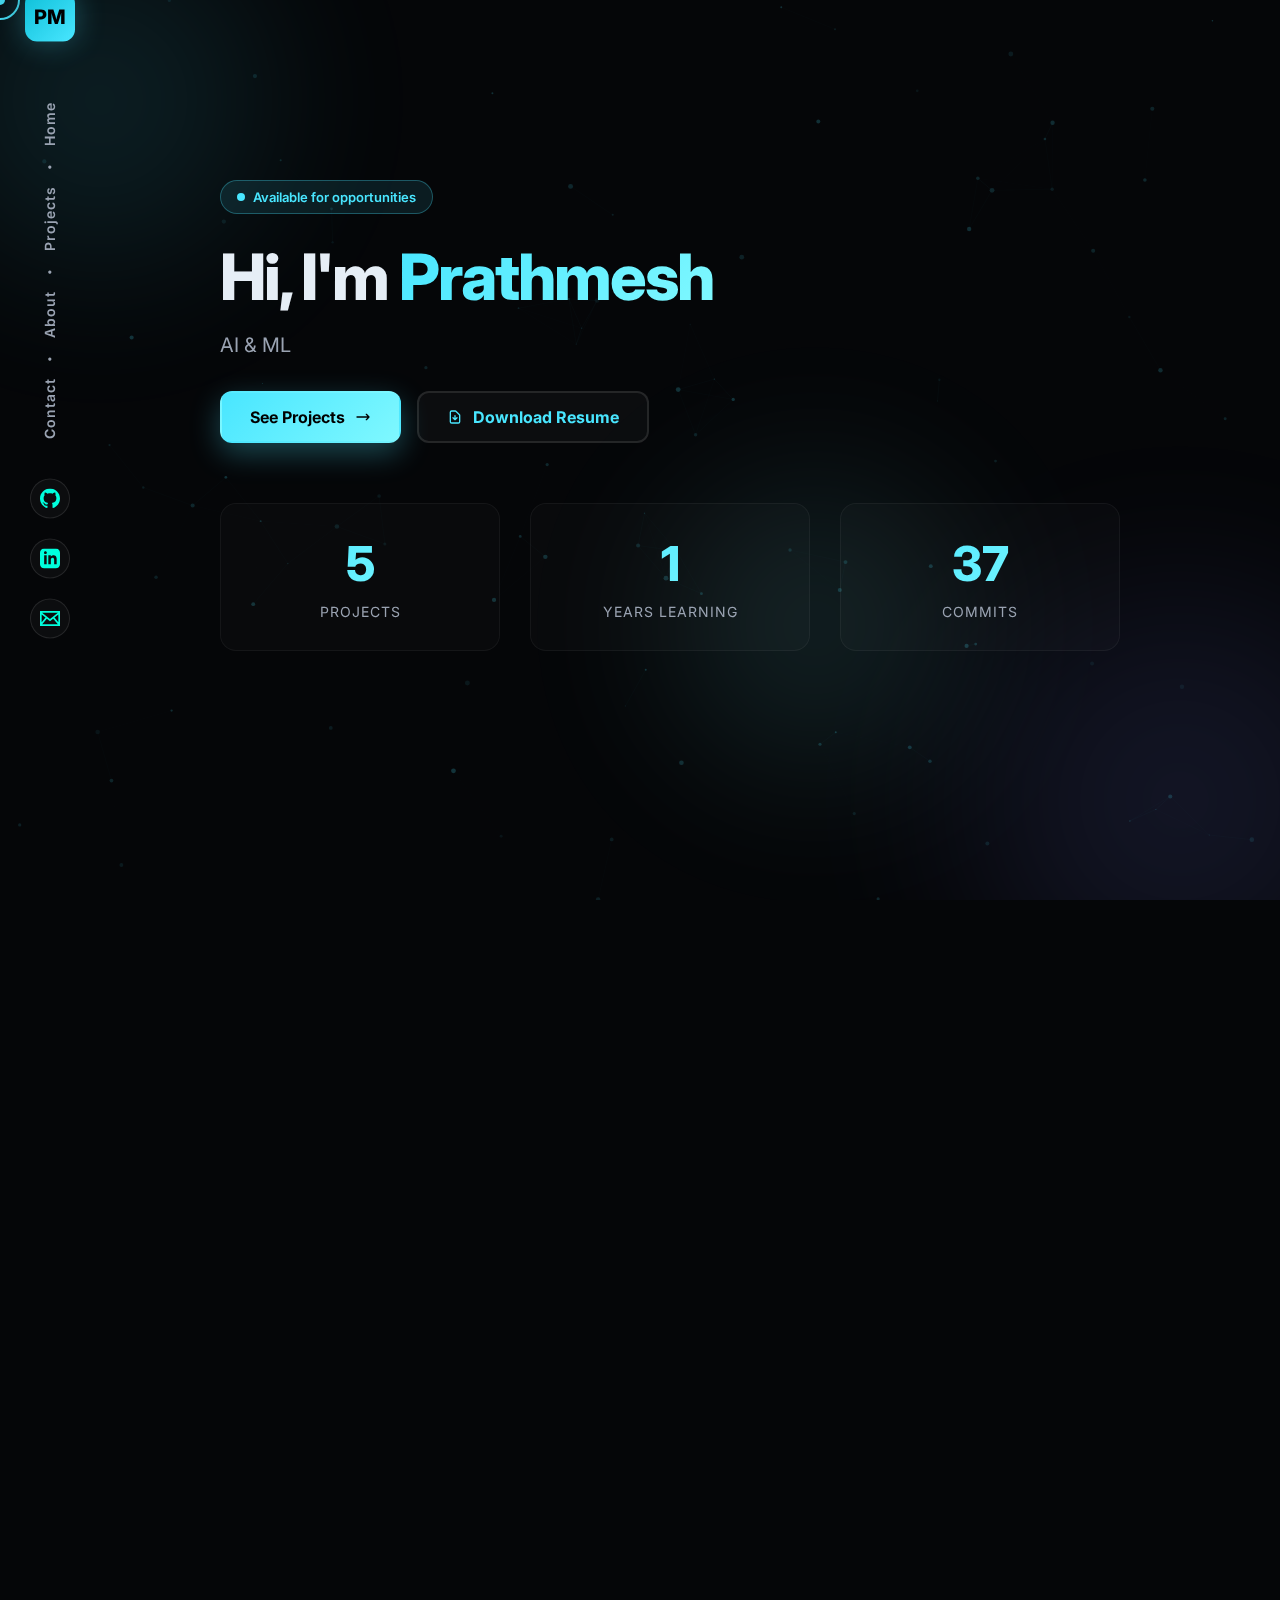
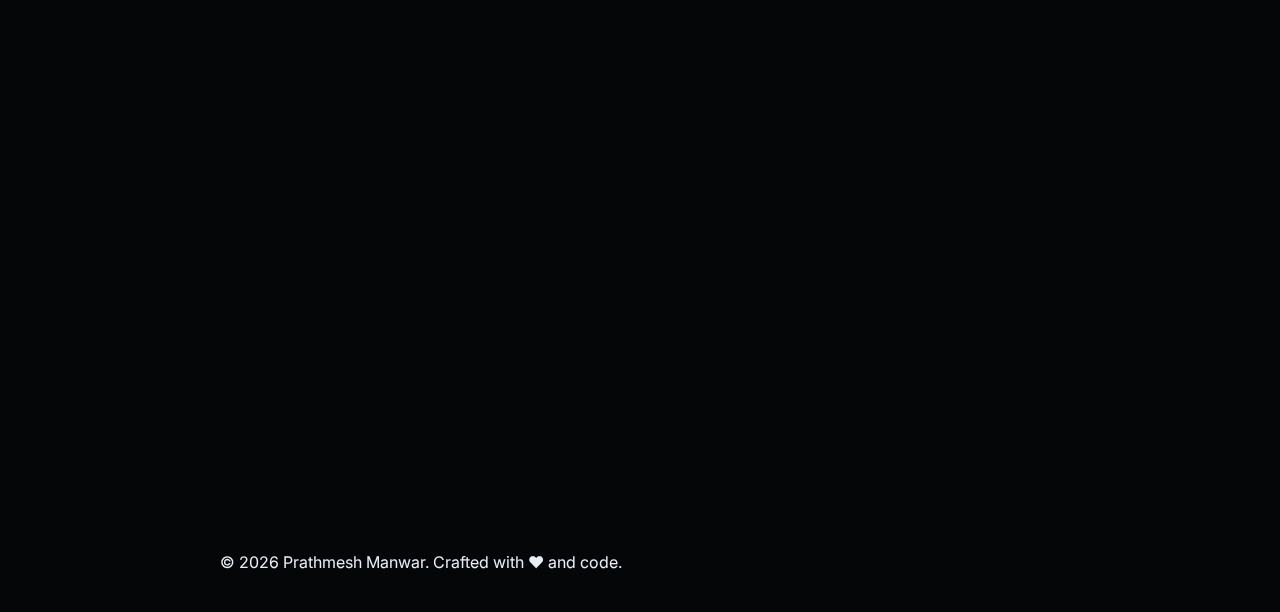
<file: index.html>
<!DOCTYPE html>
<html lang="en">
<head>
  <meta charset="utf-8" />
  <meta name="viewport" content="width=device-width,initial-scale=1" />
  <title>Prathmesh Manwar – Portfolio</title>

  <!-- Google Font -->
  <link href="https://fonts.googleapis.com/css2?family=Inter:wght@300;400;600;700;800&display=swap" rel="stylesheet">

  <link rel="stylesheet" href="Untitled-1.css" />
</head>
<body>

  <!-- Animated Background -->
  <div class="animated-bg">
    <div class="gradient-orb orb-1"></div>
    <div class="gradient-orb orb-2"></div>
    <div class="gradient-orb orb-3"></div>
  </div>

  <!-- Particle Canvas -->
  <canvas id="particles"></canvas>

  <!-- Custom Cursor -->
  <div class="cursor"></div>
  <div class="cursor-follower"></div>

  <!-- Sidebar (Desktop Only) -->
  <aside class="sidebar">
    <div class="logo-box">
      <span class="logo-text">PM</span>
      <div class="logo-glow"></div>
    </div>

    <nav class="v-nav">
      <a href="#home" class="v-link" data-text="Home">Home</a>
      <span class="v-dot">•</span>

      <a href="#projects" class="v-link" data-text="Projects">Projects</a>
      <span class="v-dot">•</span>

      <a href="#about" class="v-link" data-text="About">About</a>
      <span class="v-dot">•</span>

      <a href="#contact" class="v-link" data-text="Contact">Contact</a>
    </nav>

    <div class="social-links">
      <a href="https://github.com/Neurobyte001" target="_blank" rel="noreferrer" class="social-link">
        <svg width="20" height="20" fill="currentColor" viewBox="0 0 24 24">
          <path d="M12 0c-6.626 0-12 5.373-12 12 0 5.302 3.438 9.8 8.207 11.387.599.111.793-.261.793-.577v-2.234c-3.338.726-4.033-1.416-4.033-1.416-.546-1.387-1.333-1.756-1.333-1.756-1.089-.745.083-.729.083-.729 1.205.084 1.839 1.237 1.839 1.237 1.07 1.834 2.807 1.304 3.492.997.107-.775.418-1.305.762-1.604-2.665-.305-5.467-1.334-5.467-5.931 0-1.311.469-2.381 1.236-3.221-.124-.303-.535-1.524.117-3.176 0 0 1.008-.322 3.301 1.23.957-.266 1.983-.399 3.003-.404 1.02.005 2.047.138 3.006.404 2.291-1.552 3.297-1.23 3.297-1.23.653 1.653.242 2.874.118 3.176.77.84 1.235 1.911 1.235 3.221 0 4.609-2.807 5.624-5.479 5.921.43.372.823 1.102.823 2.222v3.293c0 .319.192.694.801.576 4.765-1.589 8.199-6.086 8.199-11.386 0-6.627-5.373-12-12-12z"/>
        </svg>
      </a>
      <a href="https://linkedin.com/" target="_blank" rel="noreferrer" class="social-link">
        <svg width="20" height="20" fill="currentColor" viewBox="0 0 24 24">
          <path d="M19 0h-14c-2.761 0-5 2.239-5 5v14c0 2.761 2.239 5 5 5h14c2.762 0 5-2.239 5-5v-14c0-2.761-2.238-5-5-5zm-11 19h-3v-11h3v11zm-1.5-12.268c-.966 0-1.75-.79-1.75-1.764s.784-1.764 1.75-1.764 1.75.79 1.75 1.764-.783 1.764-1.75 1.764zm13.5 12.268h-3v-5.604c0-3.368-4-3.113-4 0v5.604h-3v-11h3v1.765c1.396-2.586 7-2.777 7 2.476v6.759z"/>
        </svg>
      </a>
      <a href="mailto:yourmail@gmail.com" class="social-link">
        <svg width="20" height="20" fill="currentColor" viewBox="0 0 24 24">
          <path d="M0 3v18h24v-18h-24zm6.623 7.929l-4.623 5.712v-9.458l4.623 3.746zm-4.141-5.929h19.035l-9.517 7.713-9.518-7.713zm5.694 7.188l3.824 3.099 3.83-3.104 5.612 6.817h-18.779l5.513-6.812zm9.208-1.264l4.616-3.741v9.348l-4.616-5.607z"/>
        </svg>
      </a>
    </div>
  </aside>

  <!-- Mobile Header -->
  <header class="mobile-header">
    <div class="mobile-header-inner">
      <div class="logo-box-mobile">
        <span>PM</span>
        <div class="logo-glow"></div>
      </div>
      <button class="menu-toggle" aria-label="Toggle menu">
        <span class="hamburger"></span>
        <span class="hamburger"></span>
        <span class="hamburger"></span>
      </button>
    </div>
    <div class="scroll-line" aria-hidden="true"></div>
  </header>

  <!-- Mobile Menu Overlay -->
  <nav class="mobile-menu">
    <div class="mobile-menu-content">
      <a href="#home" class="mobile-link" data-index="01">Home</a>
      <a href="#projects" class="mobile-link" data-index="02">Projects</a>
      <a href="#about" class="mobile-link" data-index="03">About</a>
      <a href="#contact" class="mobile-link" data-index="04">Contact</a>
      
      <div class="mobile-social">
        <a href="https://github.com/Neurobyte001" target="_blank" rel="noreferrer">GitHub</a>
        <a href="https://linkedin.com/" target="_blank" rel="noreferrer">LinkedIn</a>
        <a href="mailto:yourmail@gmail.com">Email</a>
      </div>
    </div>
  </nav>

  <!-- Main content -->
  <main class="main">
    <section id="home" class="panel home">
      <div class="hero">
        <div class="hero-badge">
          <span class="badge-dot"></span>
          Available for opportunities
        </div>
        <h1 class="glitch" data-text="Hi, I'm Prathmesh">Hi, I'm <span>Prathmesh</span></h1>
        <p class="lead typing-effect">AI &amp; ML Diploma student • C &amp; Python developer • Building practical projects and learning fast.</p>
        <div class="hero-cta">
          <a href="#projects" class="btn btn-primary">
            <span>See Projects</span>
            <svg class="btn-arrow" width="16" height="16" fill="none" stroke="currentColor" viewBox="0 0 24 24">
              <path stroke-linecap="round" stroke-linejoin="round" stroke-width="2" d="M17 8l4 4m0 0l-4 4m4-4H3"/>
            </svg>
          </a>
          <a href="/resume.pdf" class="btn btn-ghost" target="_blank">
            <svg width="16" height="16" fill="none" stroke="currentColor" viewBox="0 0 24 24">
              <path stroke-linecap="round" stroke-linejoin="round" stroke-width="2" d="M12 10v6m0 0l-3-3m3 3l3-3m2 8H7a2 2 0 01-2-2V5a2 2 0 012-2h5.586a1 1 0 01.707.293l5.414 5.414a1 1 0 01.293.707V19a2 2 0 01-2 2z"/>
            </svg>
            <span>Download Resume</span>
          </a>
        </div>

        <!-- Stats Counter -->
        <div class="stats-container">
          <div class="stat-item">
            <div class="stat-number" data-target="15">0</div>
            <div class="stat-label">Projects</div>
          </div>
          <div class="stat-item">
            <div class="stat-number" data-target="3">0</div>
            <div class="stat-label">Years Learning</div>
          </div>
          <div class="stat-item">
            <div class="stat-number" data-target="100">0</div>
            <div class="stat-label">Commits</div>
          </div>
        </div>
      </div>
    </section>

    <section id="projects" class="panel projects">
      <div class="section-header">
        <h2 class="section-title">Selected Projects</h2>
        <div class="section-decoration">
          <span class="deco-line"></span>
          <span class="deco-dot"></span>
        </div>
      </div>
      <div class="grid">
        <article class="card" data-tilt>
          <div class="card-glow"></div>
          <div class="card-number">01</div>
          <div class="card-icon">
            <svg width="32" height="32" fill="currentColor" viewBox="0 0 24 24">
              <path d="M9.4 16.6L4.8 12l4.6-4.6L8 6l-6 6 6 6 1.4-1.4zm5.2 0l4.6-4.6-4.6-4.6L16 6l6 6-6 6-1.4-1.4z"/>
            </svg>
          </div>
          <h3>Python Data Structures</h3>
          <p>Collection of searchable, well-commented examples – dictionaries, functions, and algorithms.</p>
          <div class="card-tags">
            <span class="tag">Python</span>
            <span class="tag">Algorithms</span>
          </div>
          <a class="card-link" href="#">
            View Project
            <svg width="16" height="16" fill="none" stroke="currentColor" viewBox="0 0 24 24">
              <path stroke-linecap="round" stroke-linejoin="round" stroke-width="2" d="M14 5l7 7m0 0l-7 7m7-7H3"/>
            </svg>
          </a>
        </article>

        <article class="card" data-tilt>
          <div class="card-glow"></div>
          <div class="card-number">02</div>
          <div class="card-icon">
            <svg width="32" height="32" fill="currentColor" viewBox="0 0 24 24">
              <path d="M12.001 4.8c-3.2 0-5.2 1.6-6 4.8 1.2-1.6 2.6-2.2 4.2-1.8.913.228 1.565.89 2.288 1.624C13.666 10.618 15.027 12 18.001 12c3.2 0 5.2-1.6 6-4.8-1.2 1.6-2.6 2.2-4.2 1.8-.913-.228-1.565-.89-2.288-1.624C16.337 6.182 14.976 4.8 12.001 4.8zm-6 7.2c-3.2 0-5.2 1.6-6 4.8 1.2-1.6 2.6-2.2 4.2-1.8.913.228 1.565.89 2.288 1.624 1.177 1.194 2.538 2.576 5.512 2.576 3.2 0 5.2-1.6 6-4.8-1.2 1.6-2.6 2.2-4.2 1.8-.913-.228-1.565-.89-2.288-1.624C10.337 13.382 8.976 12 6.001 12z"/>
            </svg>
          </div>
          <h3>C Mini Projects</h3>
          <p>Logic-driven mini projects that demonstrate deep fundamentals in C programming.</p>
          <div class="card-tags">
            <span class="tag">C</span>
            <span class="tag">Systems</span>
          </div>
          <a class="card-link" href="#">
            View Project
            <svg width="16" height="16" fill="none" stroke="currentColor" viewBox="0 0 24 24">
              <path stroke-linecap="round" stroke-linejoin="round" stroke-width="2" d="M14 5l7 7m0 0l-7 7m7-7H3"/>
            </svg>
          </a>
        </article>

        <article class="card" data-tilt>
          <div class="card-glow"></div>
          <div class="card-number">03</div>
          <div class="card-icon">
            <svg width="32" height="32" fill="currentColor" viewBox="0 0 24 24">
              <path d="M20 6h-2.18c.11-.31.18-.65.18-1a2.996 2.996 0 0 0-5.5-1.65l-.5.67-.5-.68C10.96 2.54 10.05 2 9 2 7.34 2 6 3.34 6 5c0 .35.07.69.18 1H4c-1.11 0-1.99.89-1.99 2L2 19c0 1.11.89 2 2 2h16c1.11 0 2-.89 2-2V8c0-1.11-.89-2-2-2zm-5-2c.55 0 1 .45 1 1s-.45 1-1 1-1-.45-1-1 .45-1 1-1zM9 4c.55 0 1 .45 1 1s-.45 1-1 1-1-.45-1-1 .45-1 1-1zm11 15H4v-2h16v2zm0-5H4V8h5.08L7 10.83 8.62 12 12 7.4l3.38 4.6L17 10.83 14.92 8H20v6z"/>
            </svg>
          </div>
          <h3>ML Model Demo</h3>
          <p>A small ML pipeline: preprocess → train → evaluate with clear notebook & code.</p>
          <div class="card-tags">
            <span class="tag">ML</span>
            <span class="tag">Python</span>
          </div>
          <a class="card-link" href="#">
            View Project
            <svg width="16" height="16" fill="none" stroke="currentColor" viewBox="0 0 24 24">
              <path stroke-linecap="round" stroke-linejoin="round" stroke-width="2" d="M14 5l7 7m0 0l-7 7m7-7H3"/>
            </svg>
          </a>
        </article>
      </div>
    </section>

    <section id="about" class="panel about">
      <div class="section-header">
        <h2 class="section-title">About Me</h2>
        <div class="section-decoration">
          <span class="deco-line"></span>
          <span class="deco-dot"></span>
        </div>
      </div>
      <div class="about-content">
        <div class="about-image">
          <div class="image-placeholder">
            <svg width="80" height="80" fill="currentColor" viewBox="0 0 24 24">
              <path d="M12 2C6.48 2 2 6.48 2 12s4.48 10 10 10 10-4.48 10-10S17.52 2 12 2zm0 3c1.66 0 3 1.34 3 3s-1.34 3-3 3-3-1.34-3-3 1.34-3 3-3zm0 14.2c-2.5 0-4.71-1.28-6-3.22.03-1.99 4-3.08 6-3.08 1.99 0 5.97 1.09 6 3.08-1.29 1.94-3.5 3.22-6 3.22z"/>
            </svg>
          </div>
          <div class="image-glow"></div>
        </div>
        <div class="about-text">
          <p class="about-intro">I'm a Diploma student in Artificial Intelligence & Machine Learning at <span class="highlight">Zeal Polytechnic, Pune</span>.</p>
          <p>I focus on small, practical projects that demonstrate algorithms, data structures, and beginner ML workflows. I like clean code, clear explanations, and compact demos you can run locally.</p>
          
          <div class="skills-grid">
            <div class="skill-item">
              <div class="skill-icon">🐍</div>
              <span>Python</span>
            </div>
            <div class="skill-item">
              <div class="skill-icon">⚡</div>
              <span>C</span>
            </div>
            <div class="skill-item">
              <div class="skill-icon">🤖</div>
              <span>ML/AI</span>
            </div>
            <div class="skill-item">
              <div class="skill-icon">📊</div>
              <span>Data Structures</span>
            </div>
          </div>
        </div>
      </div>
    </section>

    <section id="contact" class="panel contact">
      <div class="section-header">
        <h2 class="section-title">Let's Connect</h2>
        <div class="section-decoration">
          <span class="deco-line"></span>
          <span class="deco-dot"></span>
        </div>
      </div>
      <p class="contact-text">Have a project in mind or want to collaborate? Feel free to reach out!</p>
      
      <div class="contact-buttons">
        <a href="https://github.com/Neurobyte001" target="_blank" class="contact-btn contact-btn-github">
          <div class="btn-bg"></div>
          <div class="btn-shine"></div>
          <svg class="btn-icon" fill="currentColor" viewBox="0 0 24 24">
            <path d="M12 0c-6.626 0-12 5.373-12 12 0 5.302 3.438 9.8 8.207 11.387.599.111.793-.261.793-.577v-2.234c-3.338.726-4.033-1.416-4.033-1.416-.546-1.387-1.333-1.756-1.333-1.756-1.089-.745.083-.729.083-.729 1.205.084 1.839 1.237 1.839 1.237 1.07 1.834 2.807 1.304 3.492.997.107-.775.418-1.305.762-1.604-2.665-.305-5.467-1.334-5.467-5.931 0-1.311.469-2.381 1.236-3.221-.124-.303-.535-1.524.117-3.176 0 0 1.008-.322 3.301 1.23.957-.266 1.983-.399 3.003-.404 1.02.005 2.047.138 3.006.404 2.291-1.552 3.297-1.23 3.297-1.23.653 1.653.242 2.874.118 3.176.77.84 1.235 1.911 1.235 3.221 0 4.609-2.807 5.624-5.479 5.921.43.372.823 1.102.823 2.222v3.293c0 .319.192.694.801.576 4.765-1.589 8.199-6.086 8.199-11.386 0-6.627-5.373-12-12-12z"/>
          </svg>
          <span class="btn-text">View GitHub</span>
          <div class="btn-particles">
            <span class="particle"></span>
            <span class="particle"></span>
            <span class="particle"></span>
            <span class="particle"></span>
          </div>
        </a>

        <a href="mailto:yourmail@gmail.com" class="contact-btn contact-btn-email">
          <div class="btn-bg"></div>
          <div class="btn-shine"></div>
          <svg class="btn-icon" fill="none" stroke="currentColor" viewBox="0 0 24 24">
            <path stroke-linecap="round" stroke-linejoin="round" stroke-width="2" d="M3 8l7.89 5.26a2 2 0 002.22 0L21 8M5 19h14a2 2 0 002-2V7a2 2 0 00-2-2H5a2 2 0 00-2 2v10a2 2 0 002 2z"/>
          </svg>
          <span class="btn-text">Send Email</span>
          <div class="btn-particles">
            <span class="particle"></span>
            <span class="particle"></span>
            <span class="particle"></span>
            <span class="particle"></span>
          </div>
        </a>
      </div>

      <!-- Contact Form -->
      <div class="contact-form-container">
        <div class="form-header">
          <div class="form-header-glow"></div>
          <div class="form-icon-wrapper">
            <svg class="form-main-icon" width="48" height="48" fill="none" stroke="currentColor" viewBox="0 0 24 24">
              <path stroke-linecap="round" stroke-linejoin="round" stroke-width="2" d="M8 12h.01M12 12h.01M16 12h.01M21 12c0 4.418-4.03 8-9 8a9.863 9.863 0 01-4.255-.949L3 20l1.395-3.72C3.512 15.042 3 13.574 3 12c0-4.418 4.03-8 9-8s9 3.582 9 8z"/>
            </svg>
            <div class="icon-pulse"></div>
          </div>
          <h3 class="form-title">
            <span class="title-line">Send me a</span>
            <span class="title-highlight">Message</span>
          </h3>
          <p class="form-subtitle">I usually respond within 24 hours</p>
          <div class="header-decoration">
            <span class="deco-dot"></span>
            <span class="deco-line"></span>
            <span class="deco-dot"></span>
          </div>
        </div>
        
        <form class="contact-form" id="contactForm">
<div class="contact-grid">
  <div class="form-group floating-group">
    <input type="text" id="name" required placeholder=" ">
    <label for="name">Full Name</label>
    <div class="input-glow-line"></div>
  </div>

  <div class="form-group floating-group">
    <input type="email" id="email" required placeholder=" ">
    <label for="email">Email Address</label>
    <div class="input-glow-line"></div>
  </div>
</div>
          
          <div class="form-group message-group">
            <textarea id="message" maxlength="500" required placeholder=" "></textarea>
            <label for="message">Your Message</label>
            
            <div class="status-container">
              <div class="typing-indicator">
                <span></span><span></span><span></span>
              </div>
              <div class="char-ring-container">
                <svg class="char-ring" width="30" height="30">
                  <circle class="ring-bg" cx="15" cy="15" r="12"></circle>
                  <circle class="ring-progress" cx="15" cy="15" r="12"></circle>
                </svg>
                <span class="char-count">0</span>
              </div>
            </div>
            <div class="input-glow-line"></div>
          </div>
          
          <button type="submit" class="btn btn-primary submit-btn">
            <span class="btn-content">
              <svg class="btn-icon-left" width="20" height="20" fill="none" stroke="currentColor" viewBox="0 0 24 24">
                <path stroke-linecap="round" stroke-linejoin="round" stroke-width="2" d="M13 10V3L4 14h7v7l9-11h-7z"/>
              </svg>
              <span>Send Message</span>
              <svg class="btn-icon-right" width="20" height="20" fill="none" stroke="currentColor" viewBox="0 0 24 24">
                <path stroke-linecap="round" stroke-linejoin="round" stroke-width="2" d="M12 19l9 2-9-18-9 18 9-2zm0 0v-8"/>
              </svg>
            </span>
            <div class="btn-glow"></div>
          </button>
        </form>
      </div>
    </section>

    <!-- Footer -->
    <footer class="footer">
      <p>© 2026 Prathmesh Manwar. Crafted with <span class="heart">♥</span> and code.</p>
    </footer>
  </main>

  <script src="Untitled-1.js"></script>

</body>
</html>
</file>
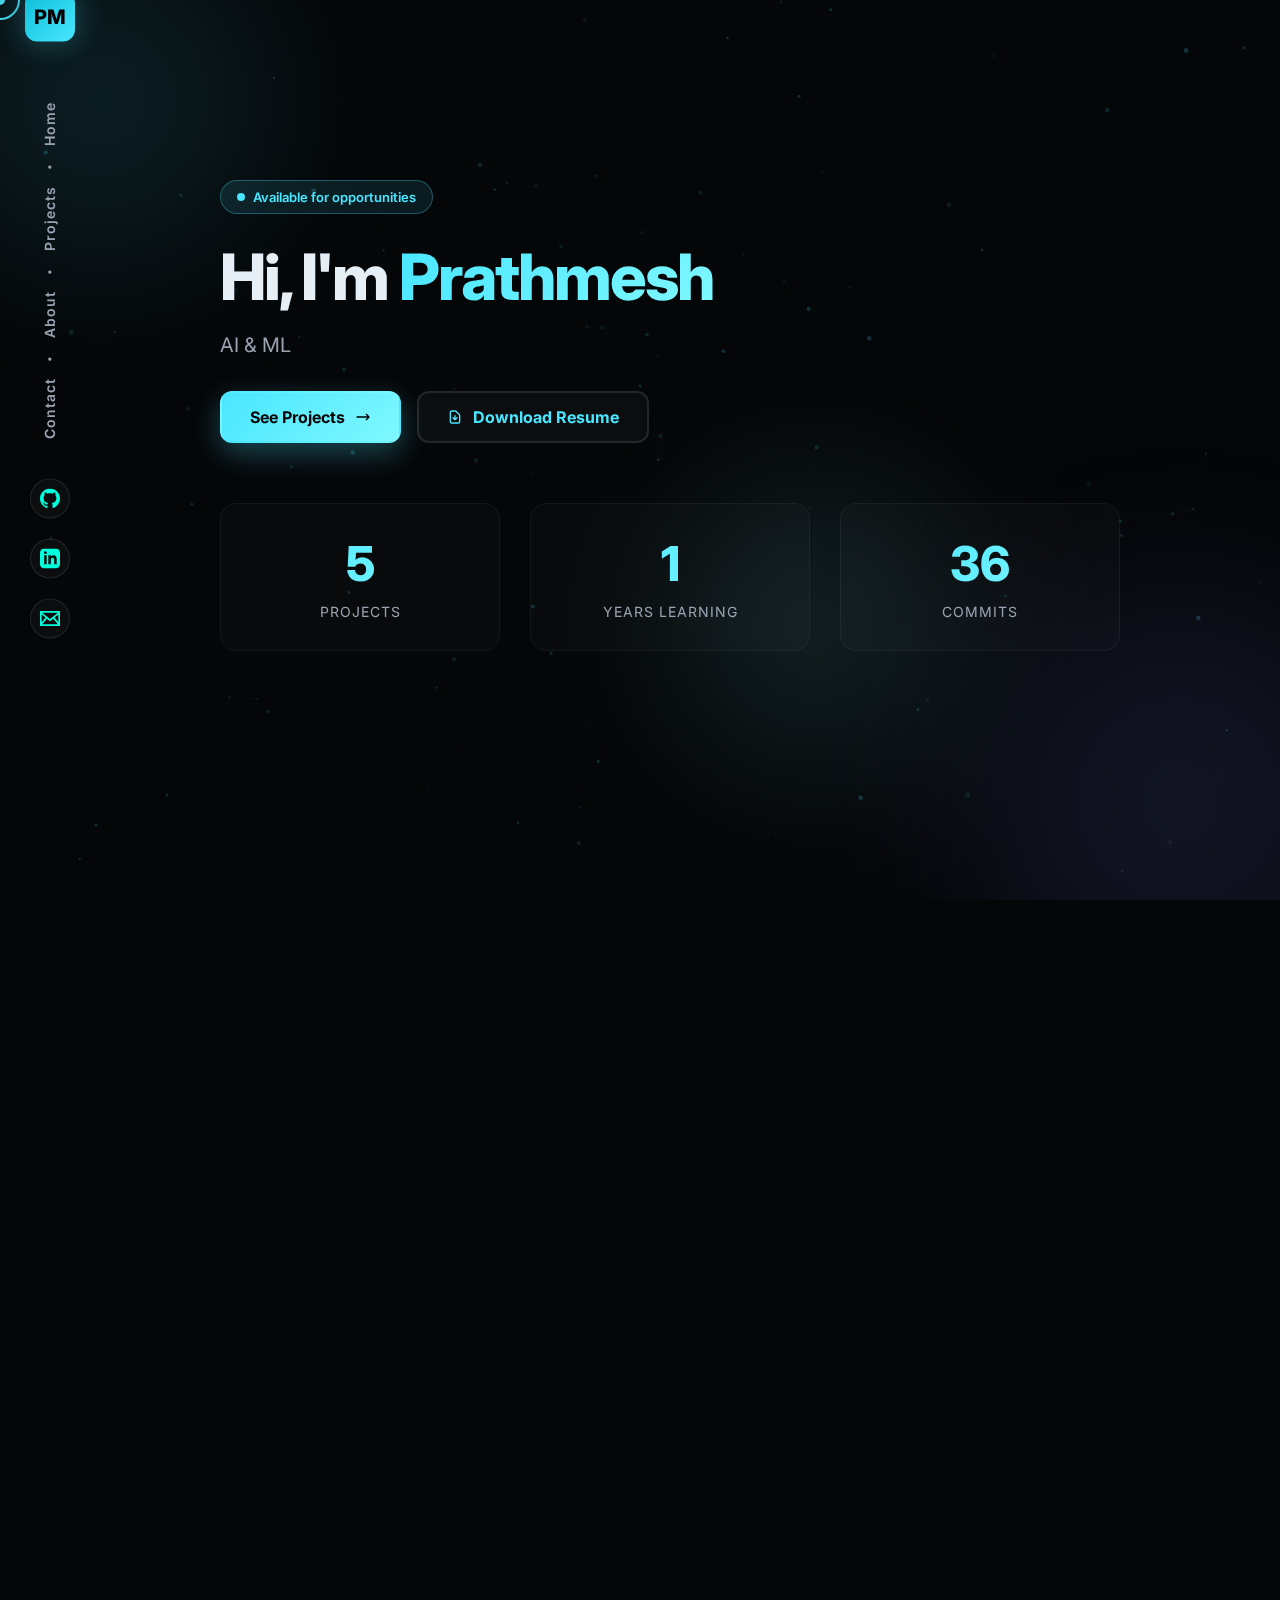
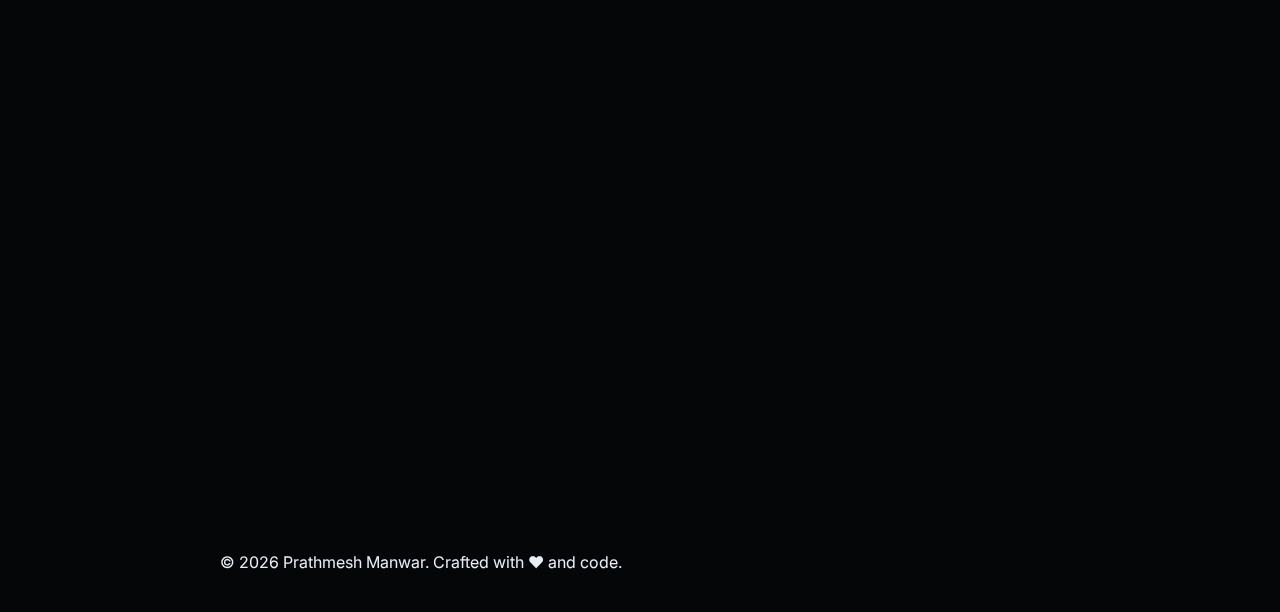
<file: Untitled-1.html>
<!DOCTYPE html>
<html lang="en">
<head>
  <meta charset="utf-8" />
  <meta name="viewport" content="width=device-width,initial-scale=1" />
  <title>Prathmesh Manwar – Portfolio</title>

  <!-- Google Font -->
  <link href="https://fonts.googleapis.com/css2?family=Inter:wght@300;400;600;700;800&display=swap" rel="stylesheet">

  <link rel="stylesheet" href="Untitled-1.css" />
</head>
<body>

  <!-- Animated Background -->
  <div class="animated-bg">
    <div class="gradient-orb orb-1"></div>
    <div class="gradient-orb orb-2"></div>
    <div class="gradient-orb orb-3"></div>
  </div>

  <!-- Particle Canvas -->
  <canvas id="particles"></canvas>

  <!-- Custom Cursor -->
  <div class="cursor"></div>
  <div class="cursor-follower"></div>

  <!-- Sidebar (Desktop Only) -->
  <aside class="sidebar">
    <div class="logo-box">
      <span class="logo-text">PM</span>
      <div class="logo-glow"></div>
    </div>

    <nav class="v-nav">
      <a href="#home" class="v-link" data-text="Home">Home</a>
      <span class="v-dot">•</span>

      <a href="#projects" class="v-link" data-text="Projects">Projects</a>
      <span class="v-dot">•</span>

      <a href="#about" class="v-link" data-text="About">About</a>
      <span class="v-dot">•</span>

      <a href="#contact" class="v-link" data-text="Contact">Contact</a>
    </nav>

    <div class="social-links">
      <a href="https://github.com/Neurobyte001" target="_blank" rel="noreferrer" class="social-link">
        <svg width="20" height="20" fill="currentColor" viewBox="0 0 24 24">
          <path d="M12 0c-6.626 0-12 5.373-12 12 0 5.302 3.438 9.8 8.207 11.387.599.111.793-.261.793-.577v-2.234c-3.338.726-4.033-1.416-4.033-1.416-.546-1.387-1.333-1.756-1.333-1.756-1.089-.745.083-.729.083-.729 1.205.084 1.839 1.237 1.839 1.237 1.07 1.834 2.807 1.304 3.492.997.107-.775.418-1.305.762-1.604-2.665-.305-5.467-1.334-5.467-5.931 0-1.311.469-2.381 1.236-3.221-.124-.303-.535-1.524.117-3.176 0 0 1.008-.322 3.301 1.23.957-.266 1.983-.399 3.003-.404 1.02.005 2.047.138 3.006.404 2.291-1.552 3.297-1.23 3.297-1.23.653 1.653.242 2.874.118 3.176.77.84 1.235 1.911 1.235 3.221 0 4.609-2.807 5.624-5.479 5.921.43.372.823 1.102.823 2.222v3.293c0 .319.192.694.801.576 4.765-1.589 8.199-6.086 8.199-11.386 0-6.627-5.373-12-12-12z"/>
        </svg>
      </a>
      <a href="https://linkedin.com/" target="_blank" rel="noreferrer" class="social-link">
        <svg width="20" height="20" fill="currentColor" viewBox="0 0 24 24">
          <path d="M19 0h-14c-2.761 0-5 2.239-5 5v14c0 2.761 2.239 5 5 5h14c2.762 0 5-2.239 5-5v-14c0-2.761-2.238-5-5-5zm-11 19h-3v-11h3v11zm-1.5-12.268c-.966 0-1.75-.79-1.75-1.764s.784-1.764 1.75-1.764 1.75.79 1.75 1.764-.783 1.764-1.75 1.764zm13.5 12.268h-3v-5.604c0-3.368-4-3.113-4 0v5.604h-3v-11h3v1.765c1.396-2.586 7-2.777 7 2.476v6.759z"/>
        </svg>
      </a>
      <a href="mailto:yourmail@gmail.com" class="social-link">
        <svg width="20" height="20" fill="currentColor" viewBox="0 0 24 24">
          <path d="M0 3v18h24v-18h-24zm6.623 7.929l-4.623 5.712v-9.458l4.623 3.746zm-4.141-5.929h19.035l-9.517 7.713-9.518-7.713zm5.694 7.188l3.824 3.099 3.83-3.104 5.612 6.817h-18.779l5.513-6.812zm9.208-1.264l4.616-3.741v9.348l-4.616-5.607z"/>
        </svg>
      </a>
    </div>
  </aside>

  <!-- Mobile Header -->
  <header class="mobile-header">
    <div class="mobile-header-inner">
      <div class="logo-box-mobile">
        <span>PM</span>
        <div class="logo-glow"></div>
      </div>
      <button class="menu-toggle" aria-label="Toggle menu">
        <span class="hamburger"></span>
        <span class="hamburger"></span>
        <span class="hamburger"></span>
      </button>
    </div>
    <div class="scroll-line" aria-hidden="true"></div>
  </header>

  <!-- Mobile Menu Overlay -->
  <nav class="mobile-menu">
    <div class="mobile-menu-content">
      <a href="#home" class="mobile-link" data-index="01">Home</a>
      <a href="#projects" class="mobile-link" data-index="02">Projects</a>
      <a href="#about" class="mobile-link" data-index="03">About</a>
      <a href="#contact" class="mobile-link" data-index="04">Contact</a>
      
      <div class="mobile-social">
        <a href="https://github.com/Neurobyte001" target="_blank" rel="noreferrer">GitHub</a>
        <a href="https://linkedin.com/" target="_blank" rel="noreferrer">LinkedIn</a>
        <a href="mailto:yourmail@gmail.com">Email</a>
      </div>
    </div>
  </nav>

  <!-- Main content -->
  <main class="main">
    <section id="home" class="panel home">
      <div class="hero">
        <div class="hero-badge">
          <span class="badge-dot"></span>
          Available for opportunities
        </div>
        <h1 class="glitch" data-text="Hi, I'm Prathmesh">Hi, I'm <span>Prathmesh</span></h1>
        <p class="lead typing-effect">AI &amp; ML Diploma student • C &amp; Python developer • Building practical projects and learning fast.</p>
        <div class="hero-cta">
          <a href="#projects" class="btn btn-primary">
            <span>See Projects</span>
            <svg class="btn-arrow" width="16" height="16" fill="none" stroke="currentColor" viewBox="0 0 24 24">
              <path stroke-linecap="round" stroke-linejoin="round" stroke-width="2" d="M17 8l4 4m0 0l-4 4m4-4H3"/>
            </svg>
          </a>
          <a href="/resume.pdf" class="btn btn-ghost" target="_blank">
            <svg width="16" height="16" fill="none" stroke="currentColor" viewBox="0 0 24 24">
              <path stroke-linecap="round" stroke-linejoin="round" stroke-width="2" d="M12 10v6m0 0l-3-3m3 3l3-3m2 8H7a2 2 0 01-2-2V5a2 2 0 012-2h5.586a1 1 0 01.707.293l5.414 5.414a1 1 0 01.293.707V19a2 2 0 01-2 2z"/>
            </svg>
            <span>Download Resume</span>
          </a>
        </div>

        <!-- Stats Counter -->
        <div class="stats-container">
          <div class="stat-item">
            <div class="stat-number" data-target="15">0</div>
            <div class="stat-label">Projects</div>
          </div>
          <div class="stat-item">
            <div class="stat-number" data-target="3">0</div>
            <div class="stat-label">Years Learning</div>
          </div>
          <div class="stat-item">
            <div class="stat-number" data-target="100">0</div>
            <div class="stat-label">Commits</div>
          </div>
        </div>
      </div>
    </section>

    <section id="projects" class="panel projects">
      <div class="section-header">
        <h2 class="section-title">Selected Projects</h2>
        <div class="section-decoration">
          <span class="deco-line"></span>
          <span class="deco-dot"></span>
        </div>
      </div>
      <div class="grid">
        <article class="card" data-tilt>
          <div class="card-glow"></div>
          <div class="card-number">01</div>
          <div class="card-icon">
            <svg width="32" height="32" fill="currentColor" viewBox="0 0 24 24">
              <path d="M9.4 16.6L4.8 12l4.6-4.6L8 6l-6 6 6 6 1.4-1.4zm5.2 0l4.6-4.6-4.6-4.6L16 6l6 6-6 6-1.4-1.4z"/>
            </svg>
          </div>
          <h3>Python Data Structures</h3>
          <p>Collection of searchable, well-commented examples – dictionaries, functions, and algorithms.</p>
          <div class="card-tags">
            <span class="tag">Python</span>
            <span class="tag">Algorithms</span>
          </div>
          <a class="card-link" href="#">
            View Project
            <svg width="16" height="16" fill="none" stroke="currentColor" viewBox="0 0 24 24">
              <path stroke-linecap="round" stroke-linejoin="round" stroke-width="2" d="M14 5l7 7m0 0l-7 7m7-7H3"/>
            </svg>
          </a>
        </article>

        <article class="card" data-tilt>
          <div class="card-glow"></div>
          <div class="card-number">02</div>
          <div class="card-icon">
            <svg width="32" height="32" fill="currentColor" viewBox="0 0 24 24">
              <path d="M12.001 4.8c-3.2 0-5.2 1.6-6 4.8 1.2-1.6 2.6-2.2 4.2-1.8.913.228 1.565.89 2.288 1.624C13.666 10.618 15.027 12 18.001 12c3.2 0 5.2-1.6 6-4.8-1.2 1.6-2.6 2.2-4.2 1.8-.913-.228-1.565-.89-2.288-1.624C16.337 6.182 14.976 4.8 12.001 4.8zm-6 7.2c-3.2 0-5.2 1.6-6 4.8 1.2-1.6 2.6-2.2 4.2-1.8.913.228 1.565.89 2.288 1.624 1.177 1.194 2.538 2.576 5.512 2.576 3.2 0 5.2-1.6 6-4.8-1.2 1.6-2.6 2.2-4.2 1.8-.913-.228-1.565-.89-2.288-1.624C10.337 13.382 8.976 12 6.001 12z"/>
            </svg>
          </div>
          <h3>C Mini Projects</h3>
          <p>Logic-driven mini projects that demonstrate deep fundamentals in C programming.</p>
          <div class="card-tags">
            <span class="tag">C</span>
            <span class="tag">Systems</span>
          </div>
          <a class="card-link" href="#">
            View Project
            <svg width="16" height="16" fill="none" stroke="currentColor" viewBox="0 0 24 24">
              <path stroke-linecap="round" stroke-linejoin="round" stroke-width="2" d="M14 5l7 7m0 0l-7 7m7-7H3"/>
            </svg>
          </a>
        </article>

        <article class="card" data-tilt>
          <div class="card-glow"></div>
          <div class="card-number">03</div>
          <div class="card-icon">
            <svg width="32" height="32" fill="currentColor" viewBox="0 0 24 24">
              <path d="M20 6h-2.18c.11-.31.18-.65.18-1a2.996 2.996 0 0 0-5.5-1.65l-.5.67-.5-.68C10.96 2.54 10.05 2 9 2 7.34 2 6 3.34 6 5c0 .35.07.69.18 1H4c-1.11 0-1.99.89-1.99 2L2 19c0 1.11.89 2 2 2h16c1.11 0 2-.89 2-2V8c0-1.11-.89-2-2-2zm-5-2c.55 0 1 .45 1 1s-.45 1-1 1-1-.45-1-1 .45-1 1-1zM9 4c.55 0 1 .45 1 1s-.45 1-1 1-1-.45-1-1 .45-1 1-1zm11 15H4v-2h16v2zm0-5H4V8h5.08L7 10.83 8.62 12 12 7.4l3.38 4.6L17 10.83 14.92 8H20v6z"/>
            </svg>
          </div>
          <h3>ML Model Demo</h3>
          <p>A small ML pipeline: preprocess → train → evaluate with clear notebook & code.</p>
          <div class="card-tags">
            <span class="tag">ML</span>
            <span class="tag">Python</span>
          </div>
          <a class="card-link" href="#">
            View Project
            <svg width="16" height="16" fill="none" stroke="currentColor" viewBox="0 0 24 24">
              <path stroke-linecap="round" stroke-linejoin="round" stroke-width="2" d="M14 5l7 7m0 0l-7 7m7-7H3"/>
            </svg>
          </a>
        </article>
      </div>
    </section>

    <section id="about" class="panel about">
      <div class="section-header">
        <h2 class="section-title">About Me</h2>
        <div class="section-decoration">
          <span class="deco-line"></span>
          <span class="deco-dot"></span>
        </div>
      </div>
      <div class="about-content">
        <div class="about-image">
          <div class="image-placeholder">
            <svg width="80" height="80" fill="currentColor" viewBox="0 0 24 24">
              <path d="M12 2C6.48 2 2 6.48 2 12s4.48 10 10 10 10-4.48 10-10S17.52 2 12 2zm0 3c1.66 0 3 1.34 3 3s-1.34 3-3 3-3-1.34-3-3 1.34-3 3-3zm0 14.2c-2.5 0-4.71-1.28-6-3.22.03-1.99 4-3.08 6-3.08 1.99 0 5.97 1.09 6 3.08-1.29 1.94-3.5 3.22-6 3.22z"/>
            </svg>
          </div>
          <div class="image-glow"></div>
        </div>
        <div class="about-text">
          <p class="about-intro">I'm a Diploma student in Artificial Intelligence & Machine Learning at <span class="highlight">Zeal Polytechnic, Pune</span>.</p>
          <p>I focus on small, practical projects that demonstrate algorithms, data structures, and beginner ML workflows. I like clean code, clear explanations, and compact demos you can run locally.</p>
          
          <div class="skills-grid">
            <div class="skill-item">
              <div class="skill-icon">🐍</div>
              <span>Python</span>
            </div>
            <div class="skill-item">
              <div class="skill-icon">⚡</div>
              <span>C</span>
            </div>
            <div class="skill-item">
              <div class="skill-icon">🤖</div>
              <span>ML/AI</span>
            </div>
            <div class="skill-item">
              <div class="skill-icon">📊</div>
              <span>Data Structures</span>
            </div>
          </div>
        </div>
      </div>
    </section>

    <section id="contact" class="panel contact">
      <div class="section-header">
        <h2 class="section-title">Let's Connect</h2>
        <div class="section-decoration">
          <span class="deco-line"></span>
          <span class="deco-dot"></span>
        </div>
      </div>
      <p class="contact-text">Have a project in mind or want to collaborate? Feel free to reach out!</p>
      
      <div class="contact-buttons">
        <a href="https://github.com/Neurobyte001" target="_blank" class="contact-btn contact-btn-github">
          <div class="btn-bg"></div>
          <div class="btn-shine"></div>
          <svg class="btn-icon" fill="currentColor" viewBox="0 0 24 24">
            <path d="M12 0c-6.626 0-12 5.373-12 12 0 5.302 3.438 9.8 8.207 11.387.599.111.793-.261.793-.577v-2.234c-3.338.726-4.033-1.416-4.033-1.416-.546-1.387-1.333-1.756-1.333-1.756-1.089-.745.083-.729.083-.729 1.205.084 1.839 1.237 1.839 1.237 1.07 1.834 2.807 1.304 3.492.997.107-.775.418-1.305.762-1.604-2.665-.305-5.467-1.334-5.467-5.931 0-1.311.469-2.381 1.236-3.221-.124-.303-.535-1.524.117-3.176 0 0 1.008-.322 3.301 1.23.957-.266 1.983-.399 3.003-.404 1.02.005 2.047.138 3.006.404 2.291-1.552 3.297-1.23 3.297-1.23.653 1.653.242 2.874.118 3.176.77.84 1.235 1.911 1.235 3.221 0 4.609-2.807 5.624-5.479 5.921.43.372.823 1.102.823 2.222v3.293c0 .319.192.694.801.576 4.765-1.589 8.199-6.086 8.199-11.386 0-6.627-5.373-12-12-12z"/>
          </svg>
          <span class="btn-text">View GitHub</span>
          <div class="btn-particles">
            <span class="particle"></span>
            <span class="particle"></span>
            <span class="particle"></span>
            <span class="particle"></span>
          </div>
        </a>

        <a href="mailto:yourmail@gmail.com" class="contact-btn contact-btn-email">
          <div class="btn-bg"></div>
          <div class="btn-shine"></div>
          <svg class="btn-icon" fill="none" stroke="currentColor" viewBox="0 0 24 24">
            <path stroke-linecap="round" stroke-linejoin="round" stroke-width="2" d="M3 8l7.89 5.26a2 2 0 002.22 0L21 8M5 19h14a2 2 0 002-2V7a2 2 0 00-2-2H5a2 2 0 00-2 2v10a2 2 0 002 2z"/>
          </svg>
          <span class="btn-text">Send Email</span>
          <div class="btn-particles">
            <span class="particle"></span>
            <span class="particle"></span>
            <span class="particle"></span>
            <span class="particle"></span>
          </div>
        </a>
      </div>

      <!-- Contact Form -->
      <div class="contact-form-container">
        <div class="form-header">
          <div class="form-header-glow"></div>
          <div class="form-icon-wrapper">
            <svg class="form-main-icon" width="48" height="48" fill="none" stroke="currentColor" viewBox="0 0 24 24">
              <path stroke-linecap="round" stroke-linejoin="round" stroke-width="2" d="M8 12h.01M12 12h.01M16 12h.01M21 12c0 4.418-4.03 8-9 8a9.863 9.863 0 01-4.255-.949L3 20l1.395-3.72C3.512 15.042 3 13.574 3 12c0-4.418 4.03-8 9-8s9 3.582 9 8z"/>
            </svg>
            <div class="icon-pulse"></div>
          </div>
          <h3 class="form-title">
            <span class="title-line">Send me a</span>
            <span class="title-highlight">Message</span>
          </h3>
          <p class="form-subtitle">I usually respond within 24 hours</p>
          <div class="header-decoration">
            <span class="deco-dot"></span>
            <span class="deco-line"></span>
            <span class="deco-dot"></span>
          </div>
        </div>
        
        <form class="contact-form" id="contactForm">
<div class="contact-grid">
  <div class="form-group floating-group">
    <input type="text" id="name" required placeholder=" ">
    <label for="name">Full Name</label>
    <div class="input-glow-line"></div>
  </div>

  <div class="form-group floating-group">
    <input type="email" id="email" required placeholder=" ">
    <label for="email">Email Address</label>
    <div class="input-glow-line"></div>
  </div>
</div>
          
          <div class="form-group message-group">
            <textarea id="message" maxlength="500" required placeholder=" "></textarea>
            <label for="message">Your Message</label>
            
            <div class="status-container">
              <div class="typing-indicator">
                <span></span><span></span><span></span>
              </div>
              <div class="char-ring-container">
                <svg class="char-ring" width="30" height="30">
                  <circle class="ring-bg" cx="15" cy="15" r="12"></circle>
                  <circle class="ring-progress" cx="15" cy="15" r="12"></circle>
                </svg>
                <span class="char-count">0</span>
              </div>
            </div>
            <div class="input-glow-line"></div>
          </div>
          
          <button type="submit" class="btn btn-primary submit-btn">
            <span class="btn-content">
              <svg class="btn-icon-left" width="20" height="20" fill="none" stroke="currentColor" viewBox="0 0 24 24">
                <path stroke-linecap="round" stroke-linejoin="round" stroke-width="2" d="M13 10V3L4 14h7v7l9-11h-7z"/>
              </svg>
              <span>Send Message</span>
              <svg class="btn-icon-right" width="20" height="20" fill="none" stroke="currentColor" viewBox="0 0 24 24">
                <path stroke-linecap="round" stroke-linejoin="round" stroke-width="2" d="M12 19l9 2-9-18-9 18 9-2zm0 0v-8"/>
              </svg>
            </span>
            <div class="btn-glow"></div>
          </button>
        </form>
      </div>
    </section>

    <!-- Footer -->
    <footer class="footer">
      <p>© 2026 Prathmesh Manwar. Crafted with <span class="heart">♥</span> and code.</p>
    </footer>
  </main>

  <script src="Untitled-1.js"></script>

</body>
</html>
</file>
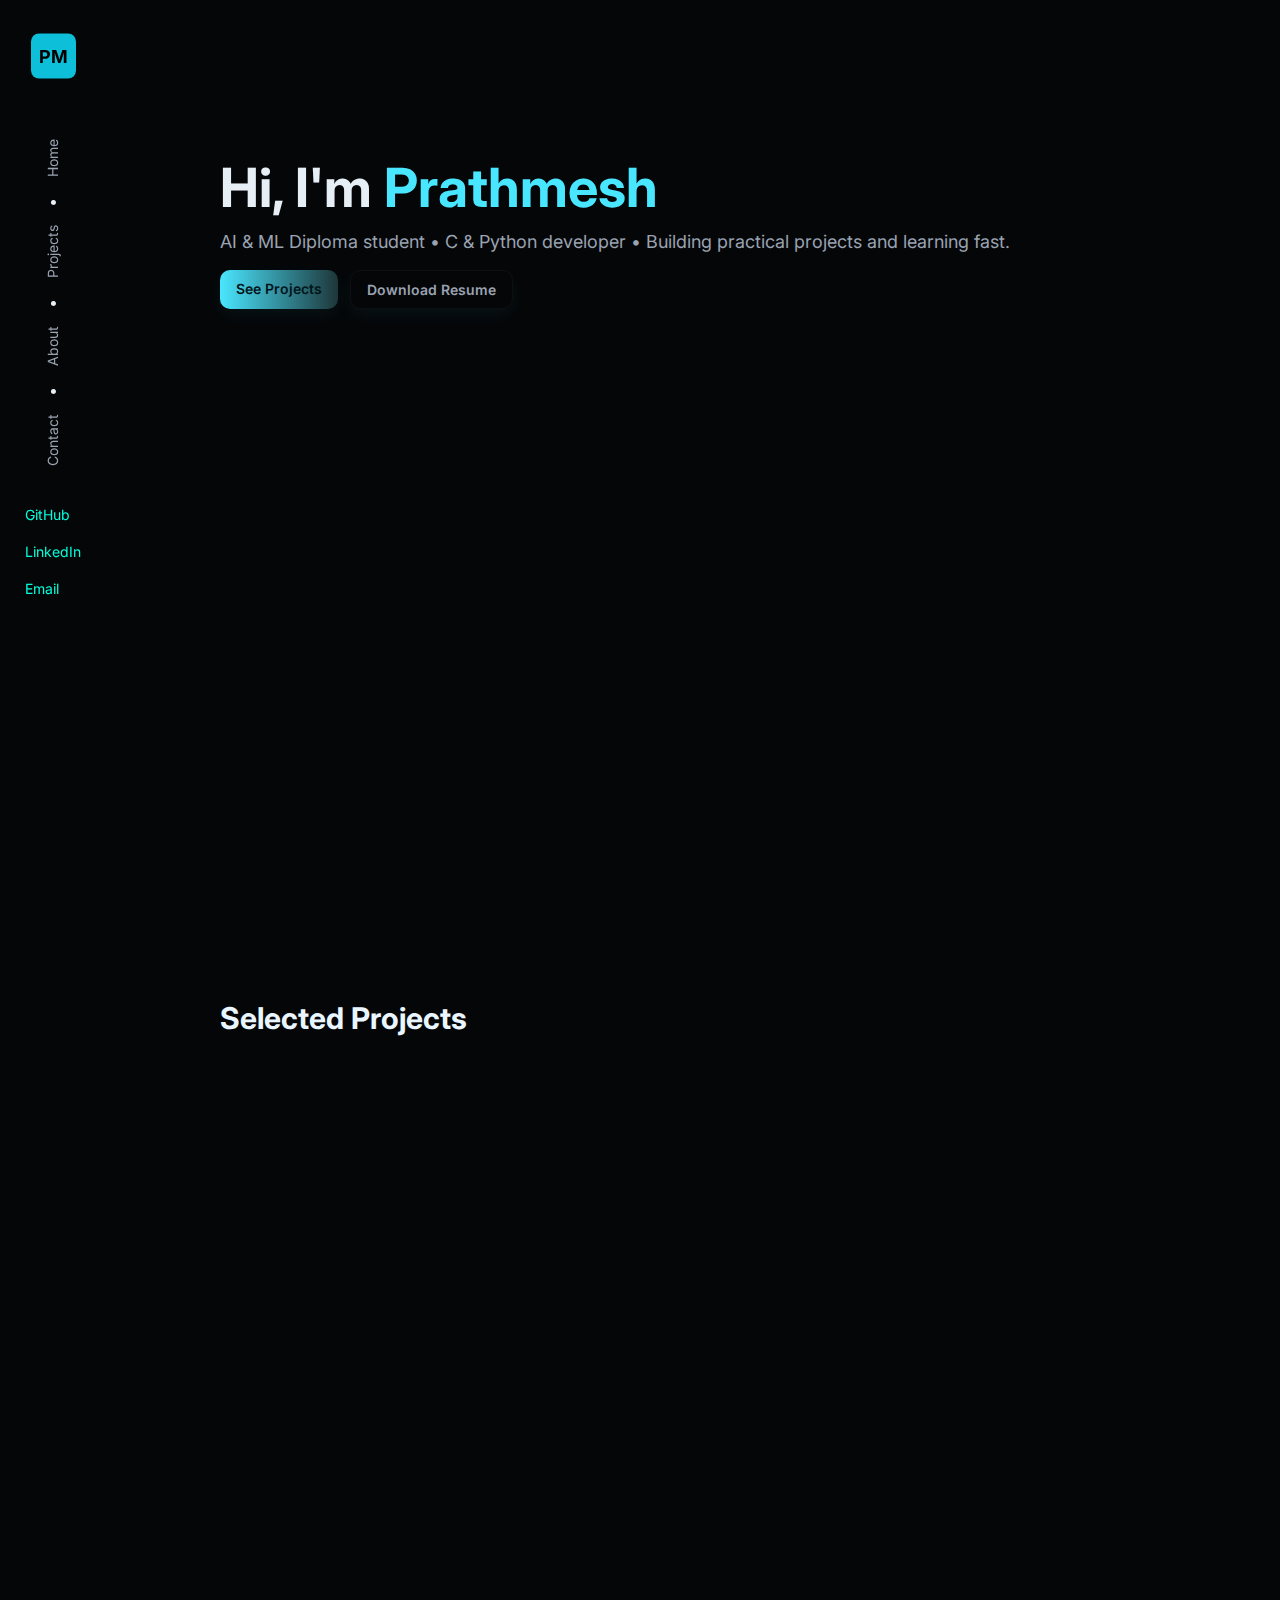
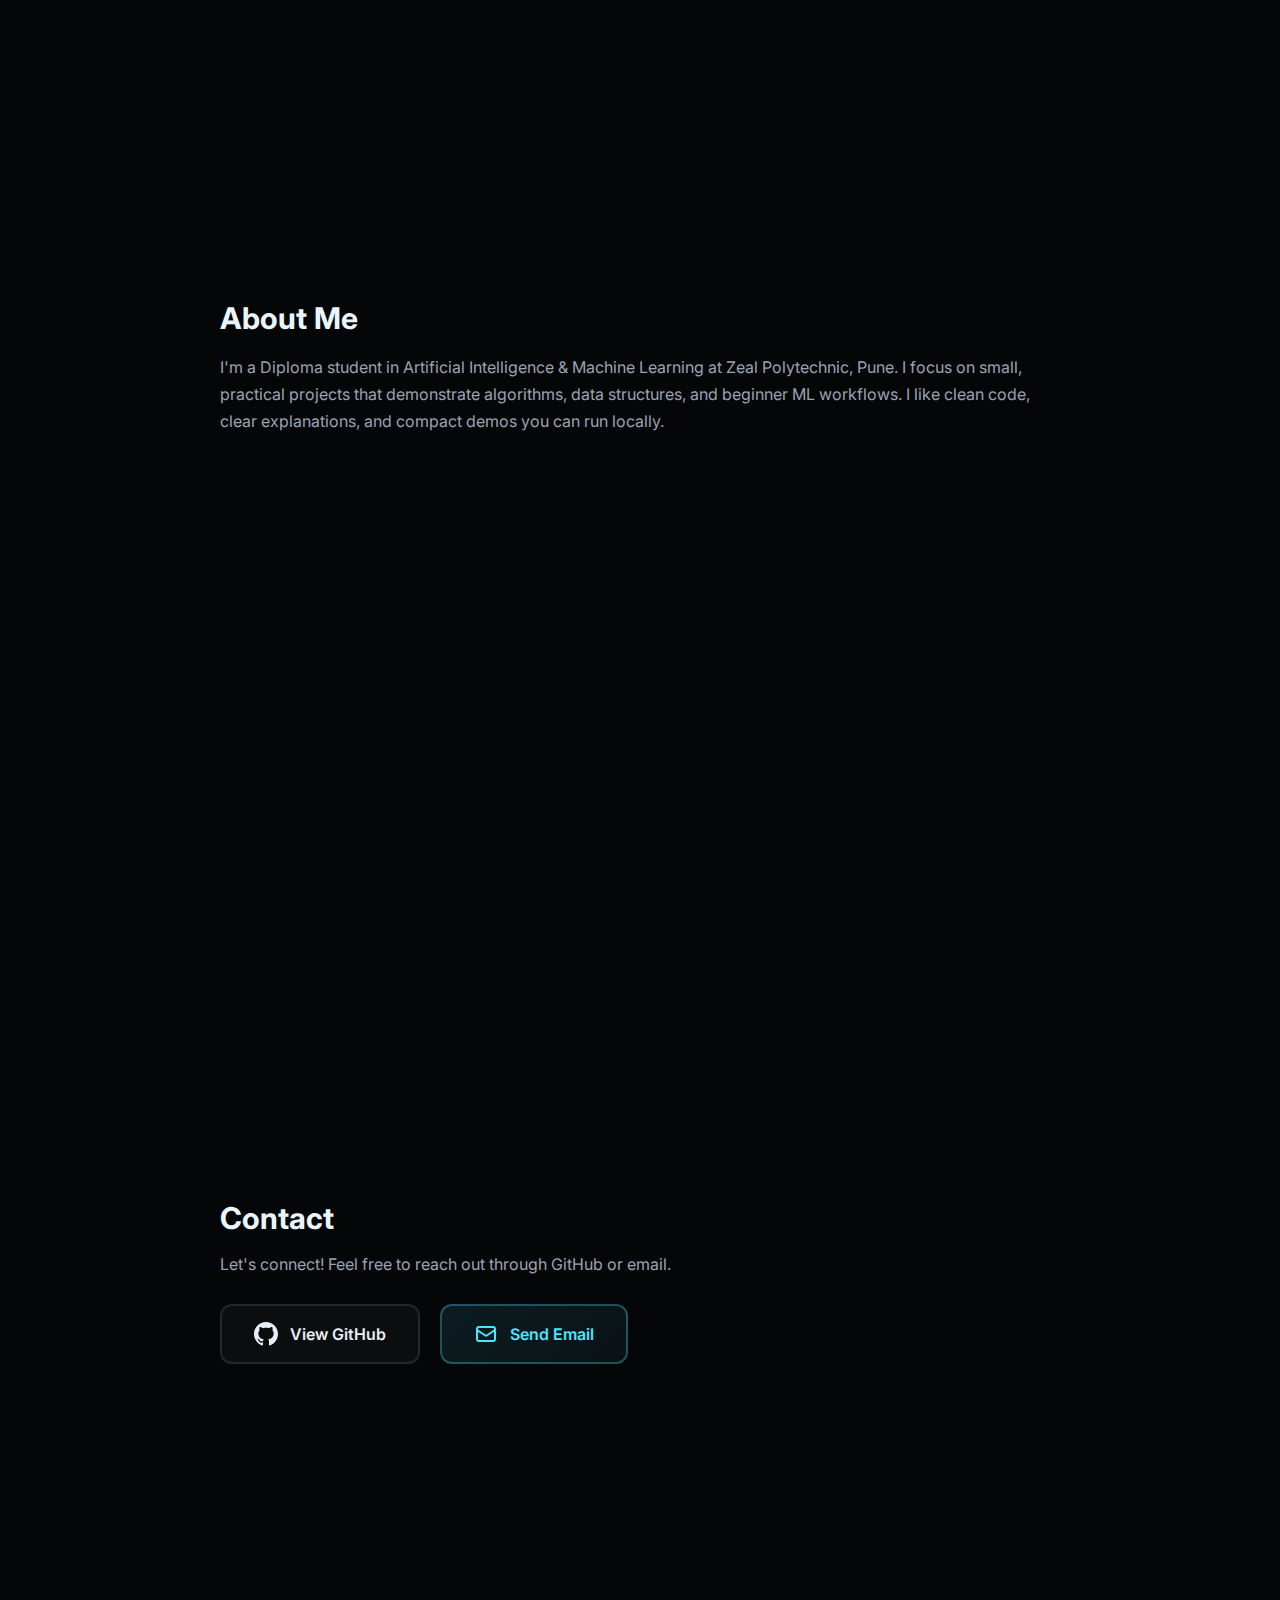
<file: updated_index.html>
<!DOCTYPE html>
<html lang="en">
<head>
  <meta charset="utf-8" />
  <meta name="viewport" content="width=device-width,initial-scale=1" />
  <title>Prathmesh Manwar – Portfolio</title>

  <!-- Google Font -->
  <link href="https://fonts.googleapis.com/css2?family=Inter:wght@300;400;600;700;800&display=swap" rel="stylesheet">

  <link rel="stylesheet" href="updated_untitled.css" />
</head>
<body>

 
  <!-- Sidebar -->
  <aside class="sidebar">
    <div class="logo-box">PM</div>

    <nav class="v-nav">
      <a href="#home" class="v-link">Home</a>
      <span class="v-dot">•</span>

      <a href="#projects" class="v-link">Projects</a>
      <span class="v-dot">•</span>

      <a href="#about" class="v-link">About</a>
      <span class="v-dot">•</span>

      <a href="#contact" class="v-link">Contact</a>
    </nav>

    <div class="social-links">
      <a href="https://github.com/Neurobyte001" target="_blank" rel="noreferrer">GitHub</a>
      <a href="https://linkedin.com/" target="_blank" rel="noreferrer">LinkedIn</a>
      <a href="mailto:yourmail@gmail.com">Email</a>
    </div>
  </aside>


  <!-- Top header (hidden on narrow screens) -->
  <header class="topbar">
    <div class="topbar-inner">
      <div class="brand">Prathmesh Manwar</div>
      <nav class="top-links">
        <a href="#home">Home</a> 
        <a href="#projects">Projects</a> 
        <a href="#about">About</a> 
        <a href="#contact">Contact</a> 
      </nav>
    </div>
    <div class="scroll-line" aria-hidden="true"></div>
  </header>

  <!-- Main content -->
  <main class="main">
    <section id="home" class="panel home">
      <div class="hero">
        <h1>Hi, I'm <span>Prathmesh</span></h1>
        <p class="lead">AI &amp; ML Diploma student • C &amp; Python developer • Building practical projects and learning fast.</p>
        <div class="hero-cta">
          <a href="#projects" class="btn">See Projects</a>
          <a href="/resume.pdf" class="btn ghost" target="_blank">Download Resume</a>
        </div>
      </div>
    </section>

    <section id="projects" class="panel projects">
      <h2 class="section-title">Selected Projects</h2>
      <div class="grid">
        <article class="card">
          <h3>Python Data Structures</h3>
          <p>Collection of searchable, well-commented examples – dictionaries, functions, and algorithms.</p>
          <a class="card-link" href="#">View →</a>
        </article>

        <article class="card">
          <h3>C Mini Projects</h3>
          <p>Logic-driven mini projects that demonstrate deep fundamentals in C programming.</p>
          <a class="card-link" href="#">View →</a>
        </article>

        <article class="card">
          <h3>ML Model Demo</h3>
          <p>A small ML pipeline: preprocess → train → evaluate with clear notebook & code.</p>
          <a class="card-link" href="#">View →</a>
        </article>
      </div>
    </section>

    <section id="about" class="panel about">
      <h2 class="section-title">About Me</h2>
      <div class="about-inner">
        <p>I'm a Diploma student in Artificial Intelligence & Machine Learning at Zeal Polytechnic, Pune. I focus on small, practical projects that demonstrate algorithms, data structures, and beginner ML workflows. I like clean code, clear explanations, and compact demos you can run locally.</p>
      </div>
    </section>

    <section id="contact" class="panel contact">
      <h2 class="section-title">Contact</h2>
      <p class="contact-text">Let's connect! Feel free to reach out through GitHub or email.</p>
      
      <div class="contact-buttons">
        <a href="https://github.com/Neurobyte001" target="_blank" class="contact-btn contact-btn-github">
          <svg class="btn-icon" fill="currentColor" viewBox="0 0 24 24">
            <path d="M12 0c-6.626 0-12 5.373-12 12 0 5.302 3.438 9.8 8.207 11.387.599.111.793-.261.793-.577v-2.234c-3.338.726-4.033-1.416-4.033-1.416-.546-1.387-1.333-1.756-1.333-1.756-1.089-.745.083-.729.083-.729 1.205.084 1.839 1.237 1.839 1.237 1.07 1.834 2.807 1.304 3.492.997.107-.775.418-1.305.762-1.604-2.665-.305-5.467-1.334-5.467-5.931 0-1.311.469-2.381 1.236-3.221-.124-.303-.535-1.524.117-3.176 0 0 1.008-.322 3.301 1.23.957-.266 1.983-.399 3.003-.404 1.02.005 2.047.138 3.006.404 2.291-1.552 3.297-1.23 3.297-1.23.653 1.653.242 2.874.118 3.176.77.84 1.235 1.911 1.235 3.221 0 4.609-2.807 5.624-5.479 5.921.43.372.823 1.102.823 2.222v3.293c0 .319.192.694.801.576 4.765-1.589 8.199-6.086 8.199-11.386 0-6.627-5.373-12-12-12z"/>
          </svg>
          View GitHub
        </a>

        <a href="mailto:yourmail@gmail.com" class="contact-btn contact-btn-email">
          <svg class="btn-icon" fill="none" stroke="currentColor" viewBox="0 0 24 24">
            <path stroke-linecap="round" stroke-linejoin="round" stroke-width="2" d="M3 8l7.89 5.26a2 2 0 002.22 0L21 8M5 19h14a2 2 0 002-2V7a2 2 0 00-2-2H5a2 2 0 00-2 2v10a2 2 0 002 2z"/>
          </svg>
          Send Email
        </a>
      </div>
    </section>
  </main>

  <script>
    // Ripple effect on button click
    document.querySelectorAll('.contact-btn').forEach(btn => {
      btn.addEventListener('click', function(e) {
        const rect = this.getBoundingClientRect();
        const x = e.clientX - rect.left;
        const y = e.clientY - rect.top;
        
        const ripple = document.createElement('span');
        ripple.className = 'ripple';
        ripple.style.left = x + 'px';
        ripple.style.top = y + 'px';
        
        this.appendChild(ripple);
        
        setTimeout(() => ripple.remove(), 600);
      });
    });
  </script>

</body>
</html>
</file>
<file: Untitled-1.css>
:root{
  --bg:#050608;
  --card:#0f1114;
  --muted:#9aa3b2;
  --accent:#49e6ff;
  --accent-glow:#7ff8ff;
  --glass: rgba(255,255,255,0.03);
}

/* RESET */
*{ box-sizing:border-box; margin:0; padding:0; }
html,body{ height:100%; scroll-behavior: smooth; }
body{
  font-family:Inter, system-ui, -apple-system, "Segoe UI", Roboto, Arial;
  background:var(--bg);
  color:#e6eef6;
  -webkit-font-smoothing:antialiased;
  overflow-x: hidden;
  cursor: none;
}

/* Hide default cursor on all interactive elements */
a, button, input, textarea, select, .card, .btn, .contact-btn, .menu-toggle, .social-link, .mobile-link{
  cursor: none !important;
}

body.menu-open{
  overflow: hidden;
}

/*-------------------------------------------------------------------------------------------------------------*/
/* CUSTOM CURSOR */
.cursor,
.cursor-follower{
  position: fixed;
  border-radius: 50%;
  pointer-events: none;
  z-index: 10000;
  mix-blend-mode: difference;
  transition: transform .15s ease;
}

.cursor{
  width: 10px;
  height: 10px;
  background: var(--accent);
  transform: translate(-50%, -50%);
}

.cursor-follower{
  width: 40px;
  height: 40px;
  border: 2px solid var(--accent);
  transform: translate(-50%, -50%);
  transition: all .3s cubic-bezier(.75, -0.5, 0, 1.75);
}

.cursor-follower.active{
  transform: translate(-50%, -50%) scale(1.5);
  background: rgba(73, 230, 255, 0.1);
}

@media(max-width: 768px){
  .cursor, .cursor-follower{
    display: none;
  }
  body, a, button, input, textarea, select, .card, .btn, .contact-btn, .menu-toggle, .social-link, .mobile-link{
    cursor: auto !important;
  }
}

/*-------------------------------------------------------------------------------------------------------------*/
/* ANIMATED BACKGROUND */
.animated-bg{
  position: fixed;
  top: 0;
  left: 0;
  width: 100%;
  height: 100%;
  z-index: -2;
  overflow: hidden;
}

.gradient-orb{
  position: absolute;
  border-radius: 50%;
  filter: blur(80px);
  opacity: 0.15;
  animation: float 20s infinite ease-in-out;
}

.orb-1{
  width: 400px;
  height: 400px;
  background: radial-gradient(circle, var(--accent), transparent);
  top: -100px;
  left: -100px;
  animation-delay: 0s;
}

.orb-2{
  width: 500px;
  height: 500px;
  background: radial-gradient(circle, #7f8aff, transparent);
  bottom: -150px;
  right: -150px;
  animation-delay: 7s;
}

.orb-3{
  width: 350px;
  height: 350px;
  background: radial-gradient(circle, var(--accent-glow), transparent);
  top: 50%;
  left: 50%;
  animation-delay: 14s;
}

@keyframes float{
  0%, 100%{ transform: translate(0, 0) scale(1); }
  33%{ transform: translate(50px, -50px) scale(1.1); }
  66%{ transform: translate(-30px, 30px) scale(0.9); }
}

/*-------------------------------------------------------------------------------------------------------------*/
/* PARTICLE CANVAS */
#particles{
  position: fixed;
  top: 0;
  left: 0;
  width: 100%;
  height: 100%;
  z-index: -1;
  opacity: 0.3;
}

/*-------------------------------------------------------------------------------------------------------------*/
/* SIDEBAR (DESKTOP) */
.sidebar{
  position:fixed;
  top:35%;
  left:25px;
  transform:translateY(-50%);
  display:flex;
  flex-direction:column;
  align-items:center;
  gap:40px;
  z-index:1000;
}

.logo-box{
  width:50px;
  height:50px;
  background:linear-gradient(135deg, #0dbfd8, var(--accent));
  display:flex;
  justify-content:center;
  align-items:center;
  border-radius:12px;
  font-weight:800;
  color:#000;
  font-size:20px;
  position: relative;
  box-shadow: 0 0 30px rgba(73,230,255,0.3);
  transition: all .3s ease;
}

.logo-box:hover{
  transform: rotate(360deg) scale(1.1);
  box-shadow: 0 0 50px rgba(73,230,255,0.6);
}

.logo-text{
  position: relative;
  z-index: 2;
}

.logo-glow{
  position: absolute;
  width: 100%;
  height: 100%;
  border-radius: 12px;
  background: var(--accent);
  filter: blur(20px);
  opacity: 0;
  animation: pulse 3s infinite;
}

@keyframes pulse{
  0%, 100%{ opacity: 0; transform: scale(1); }
  50%{ opacity: 0.5; transform: scale(1.2); }
}

/*-------------------------------------------------------------------------------------------------------------*/
/* VERTICAL NAVIGATION */

.v-nav{
  display:flex;
  flex-direction:column;
  align-items:center;
  gap:14px;
  margin-top:20px;
}

.v-link{
  color:var(--muted);
  text-decoration:none;
  font-size:14px;
  text-align:center;
  line-height:1;
  transition:color .2s ease;
  display:inline-block;
  writing-mode: vertical-rl;
  transform: rotate(-180deg);
  transform-origin: center;
  transition: transform .35s ease, color .25s ease;
  position: relative;
  font-weight: 600;
  letter-spacing: 1px;
}

.v-link::after{
  content: attr(data-text);
  position: absolute;
  left: 0;
  top: 0;
  color: var(--accent);
  opacity: 0;
  filter: blur(10px);
  transition: all .3s ease;
}

.v-link:hover {
  transform: rotate(-90deg);
  color: var(--accent);
}

.v-link:hover::after{
  opacity: 0.7;
  filter: blur(5px);
}

.v-link::before{
  content:"";
  position:absolute;
  width:20px;
  height:20px;
  background:var(--accent);
  filter: blur(18px);
  opacity:0;
  border-radius:50%;
  left:50%;
  top:0;
  transform: translateX(-50%) scale(0.3);
  transition: opacity .28s ease, transform .28s ease;
  z-index:-1;
}

.v-link:hover::before{
  opacity:0.5;
  transform: translateX(-50%) scale(1);
}

.v-dot{
  color:var(--muted);
  font-size:10px;
  transition: all .3s ease;
}

.v-link:hover + .v-dot{
  color: var(--accent);
  transform: scale(1.5);
}

/*-------------------------------------------------------------------------------------------------------------*/
/* SOCIAL LINKS */

.social-links{
  display:flex;
  flex-direction:column;
  gap:20px;
}

.social-link{
  width: 40px;
  height: 40px;
  display: flex;
  align-items: center;
  justify-content: center;
  color:#00ffdd;
  text-decoration:none;
  font-size:14px;
  background: rgba(255,255,255,0.03);
  border-radius: 50%;
  border: 1px solid rgba(255,255,255,0.1);
  transition: all .3s cubic-bezier(.2,.9,.3,1);
  position: relative;
  overflow: hidden;
}

.social-link::before{
  content: '';
  position: absolute;
  width: 100%;
  height: 100%;
  background: linear-gradient(45deg, var(--accent), var(--accent-glow));
  opacity: 0;
  transition: opacity .3s ease;
}

.social-link:hover{
  transform: translateY(-5px) rotate(360deg);
  border-color: var(--accent);
  box-shadow: 0 10px 30px rgba(73,230,255,0.3);
}

.social-link:hover::before{
  opacity: 0.2;
}

.social-link svg{
  position: relative;
  z-index: 2;
  transition: transform .3s ease;
}

.social-link:hover svg{
  transform: scale(1.2);
}

/*-------------------------------------------------------------------------------------------------------------*/
/* MOBILE HEADER */

.mobile-header{
  display: none;
  position: fixed;
  top: 0;
  left: 0;
  right: 0;
  background: rgba(5, 6, 8, 0.95);
  backdrop-filter: blur(20px);
  padding: 16px 20px;
  z-index: 2000;
  border-bottom: 1px solid rgba(255,255,255,0.05);
}

.mobile-header-inner{
  display: flex;
  justify-content: space-between;
  align-items: center;
}

.logo-box-mobile{
  width: 45px;
  height: 45px;
  background: linear-gradient(135deg, #0dbfd8, var(--accent));
  display: flex;
  justify-content: center;
  align-items: center;
  border-radius: 10px;
  font-weight: 800;
  color: #000;
  font-size: 18px;
  position: relative;
  box-shadow: 0 0 20px rgba(73,230,255,0.3);
}

.menu-toggle{
  background: rgba(255,255,255,0.05);
  border: 1px solid rgba(255,255,255,0.1);
  width: 45px;
  height: 45px;
  display: flex;
  flex-direction: column;
  justify-content: center;
  align-items: center;
  gap: 6px;
  cursor: pointer;
  padding: 0;
  border-radius: 10px;
  transition: all .3s ease;
}

.menu-toggle:hover{
  background: rgba(73,230,255,0.1);
  border-color: var(--accent);
}

.hamburger{
  width: 25px;
  height: 2px;
  background: var(--accent);
  border-radius: 3px;
  transition: all .3s cubic-bezier(.68, -0.55, .27, 1.55);
}

.menu-toggle.active{
  background: rgba(73,230,255,0.2);
}

.menu-toggle.active .hamburger:nth-child(1){
  transform: rotate(45deg) translate(7px, 7px);
}

.menu-toggle.active .hamburger:nth-child(2){
  opacity: 0;
  transform: translateX(-20px);
}

.menu-toggle.active .hamburger:nth-child(3){
  transform: rotate(-45deg) translate(7px, -7px);
}

/*-------------------------------------------------------------------------------------------------------------*/
/* MOBILE MENU */

.mobile-menu{
  position: fixed;
  top: 0;
  left: 0;
  width: 100%;
  height: 100vh;
  background: rgba(5, 6, 8, 0.98);
  backdrop-filter: blur(30px);
  z-index: 1999;
  display: none;
  opacity: 0;
  transform: translateY(-100%);
  transition: all .5s cubic-bezier(.68, -0.55, .27, 1.55);
}

.mobile-menu.active{
  opacity: 1;
  transform: translateY(0);
}

.mobile-menu-content{
  display: flex;
  flex-direction: column;
  align-items: center;
  justify-content: center;
  height: 100%;
  gap: 30px;
  padding: 100px 20px 40px;
}

.mobile-link{
  font-size: 36px;
  font-weight: 700;
  color: var(--muted);
  text-decoration: none;
  transition: all .3s ease;
  position: relative;
  opacity: 0;
  transform: translateY(30px);
  animation: slideIn .5s forwards;
}

.mobile-link:nth-child(1){ animation-delay: .1s; }
.mobile-link:nth-child(2){ animation-delay: .2s; }
.mobile-link:nth-child(3){ animation-delay: .3s; }
.mobile-link:nth-child(4){ animation-delay: .4s; }

@keyframes slideIn{
  to{
    opacity: 1;
    transform: translateY(0);
  }
}

.mobile-link::before{
  content: attr(data-index);
  position: absolute;
  left: -60px;
  font-size: 14px;
  color: var(--accent);
  font-weight: 600;
}

.mobile-link:hover{
  color: var(--accent);
  transform: translateX(20px);
  text-shadow: 0 0 20px var(--accent);
}

.mobile-social{
  display: flex;
  gap: 30px;
  margin-top: 50px;
  opacity: 0;
  animation: slideIn .5s .5s forwards;
}

.mobile-social a{
  color: var(--accent);
  text-decoration: none;
  font-size: 16px;
  font-weight: 600;
  transition: all .3s ease;
  padding: 10px 20px;
  border: 1px solid rgba(73,230,255,0.3);
  border-radius: 20px;
}

.mobile-social a:hover{
  background: rgba(73,230,255,0.1);
  transform: translateY(-3px);
  box-shadow: 0 10px 20px rgba(73,230,255,0.2);
}

/*-------------------------------------------------------------------------------------------------------------*/
/* SCROLL LINE */

.scroll-line{
  position:absolute;
  left:0;
  right:0;
  bottom:0;
  height:3px;
  background:linear-gradient(90deg, var(--accent), var(--accent-glow));
  width:0%;
  transition:width .1s linear;
  box-shadow: 0 0 10px var(--accent);
}

/*-------------------------------------------------------------------------------------------------------------*/
/* MAIN LAYOUT */

.main{
  margin-left:140px;
  padding:40px 80px;
  position: relative;
  z-index: 1;
}

.panel{
  min-height:100vh;
  padding:60px 0 80px;
  opacity: 0;
  transform: translateY(50px);
  animation: fadeInUp 1s forwards;
}

.panel:nth-child(2){ animation-delay: .2s; }
.panel:nth-child(3){ animation-delay: .4s; }
.panel:nth-child(4){ animation-delay: .6s; }

@keyframes fadeInUp{
  to{
    opacity: 1;
    transform: translateY(0);
  }
}

/*-------------------------------------------------------------------------------------------------------------*/
/* HERO SECTION */

.hero{ max-width:900px; padding-top:80px; }

.hero-badge{
  display: inline-flex;
  align-items: center;
  gap: 8px;
  padding: 8px 16px;
  background: rgba(73,230,255,0.1);
  border: 1px solid rgba(73,230,255,0.3);
  border-radius: 20px;
  font-size: 13px;
  font-weight: 600;
  color: var(--accent);
  margin-bottom: 30px;
  animation: bounce 2s infinite;
}

@keyframes bounce{
  0%, 100%{ transform: translateY(0); }
  50%{ transform: translateY(-10px); }
}

.badge-dot{
  width: 8px;
  height: 8px;
  background: var(--accent);
  border-radius: 50%;
  animation: blink 1.5s infinite;
}

@keyframes blink{
  0%, 100%{ opacity: 1; }
  50%{ opacity: 0.3; }
}

.home h1{ 
  font-size:clamp(36px, 8vw, 64px);
  line-height:1.02; 
  margin-bottom:20px;
  font-weight: 800;
  letter-spacing: -2px;
}

.home h1 span{ 
  background: linear-gradient(135deg, var(--accent), var(--accent-glow));
  -webkit-background-clip: text;
  -webkit-text-fill-color: transparent;
  background-clip: text;
  position: relative;
  display: inline-block;
}

/* Glitch Effect */
.glitch{
  position: relative;
}

.glitch:hover::before,
.glitch:hover::after{
  content: attr(data-text);
  position: absolute;
  left: 0;
  top: 0;
  width: 100%;
  height: 100%;
}

.glitch:hover::before{
  animation: glitch 0.3s infinite;
  color: #ff00de;
  z-index: -1;
}

.glitch:hover::after{
  animation: glitch 0.3s infinite reverse;
  color: #00fff9;
  z-index: -2;
}

@keyframes glitch{
  0%{ transform: translate(0); }
  20%{ transform: translate(-2px, 2px); }
  40%{ transform: translate(-2px, -2px); }
  60%{ transform: translate(2px, 2px); }
  80%{ transform: translate(2px, -2px); }
  100%{ transform: translate(0); }
}

.lead{ 
  color:var(--muted); 
  font-size:clamp(16px, 2vw, 20px);
  margin-bottom:30px;
  line-height: 1.6;
}

.hero-cta{ 
  display:flex; 
  gap:16px; 
  flex-wrap: wrap;
  margin-bottom: 60px;
}

.btn{
  display:inline-flex;
  align-items: center;
  gap: 10px;
  padding:14px 28px;
  border-radius:12px;
  font-weight:700;
  text-decoration:none;
  font-size:16px;
  transition: all .3s cubic-bezier(.2,.9,.3,1);
  position: relative;
  overflow: hidden;
  border: 2px solid transparent;
}

.btn::before{
  content: '';
  position: absolute;
  top: 0;
  left: -100%;
  width: 100%;
  height: 100%;
  background: linear-gradient(90deg, transparent, rgba(255,255,255,0.2), transparent);
  transition: left .5s;
}

.btn:hover::before{
  left: 100%;
}

.btn-primary{
  background:linear-gradient(135deg, var(--accent), var(--accent-glow));
  color:#000;
  box-shadow:0 10px 30px rgba(73,230,255,0.3);
}

.btn-primary:hover{
  transform: translateY(-3px);
  box-shadow:0 15px 40px rgba(73,230,255,0.5);
}

.btn-ghost{
  background:rgba(255,255,255,0.03);
  border-color: rgba(255,255,255,0.1);
  color:var(--accent);
}

.btn-ghost:hover{
  background: rgba(73,230,255,0.1);
  border-color: var(--accent);
  transform: translateY(-3px);
  box-shadow:0 15px 40px rgba(73,230,255,0.2);
}

.btn-arrow{
  transition: transform .3s ease;
}

.btn:hover .btn-arrow{
  transform: translateX(5px);
}

/*-------------------------------------------------------------------------------------------------------------*/
/* STATS COUNTER */

.stats-container{
  display: grid;
  grid-template-columns: repeat(auto-fit, minmax(150px, 1fr));
  gap: 30px;
  margin-top: 60px;
}

.stat-item{
  text-align: center;
  padding: 30px;
  background: rgba(255,255,255,0.02);
  border: 1px solid rgba(255,255,255,0.05);
  border-radius: 16px;
  transition: all .3s ease;
  position: relative;
  overflow: hidden;
}

.stat-item::before{
  content: '';
  position: absolute;
  top: 0;
  left: 0;
  width: 100%;
  height: 3px;
  background: linear-gradient(90deg, var(--accent), var(--accent-glow));
  transform: scaleX(0);
  transition: transform .3s ease;
}

.stat-item:hover{
  transform: translateY(-5px);
  border-color: rgba(73,230,255,0.3);
  box-shadow: 0 10px 30px rgba(73,230,255,0.1);
}

.stat-item:hover::before{
  transform: scaleX(1);
}

.stat-number{
  font-size: 48px;
  font-weight: 800;
  background: linear-gradient(135deg, var(--accent), var(--accent-glow));
  -webkit-background-clip: text;
  -webkit-text-fill-color: transparent;
  background-clip: text;
  margin-bottom: 10px;
}

.stat-label{
  color: var(--muted);
  font-size: 14px;
  text-transform: uppercase;
  letter-spacing: 1px;
}

/*-------------------------------------------------------------------------------------------------------------*/
/* SECTION HEADERS */

.section-header{
  margin-bottom: 50px;
}

.section-title{
  font-size:clamp(28px, 5vw, 42px);
  margin-bottom:15px;
  color:#eaf6ff;
  font-weight: 800;
  letter-spacing: -1px;
}

.section-decoration{
  display: flex;
  align-items: center;
  gap: 15px;
}

.deco-line{
  width: 80px;
  height: 3px;
  background: linear-gradient(90deg, var(--accent), transparent);
  border-radius: 10px;
}

.deco-dot{
  width: 8px;
  height: 8px;
  background: var(--accent);
  border-radius: 50%;
  box-shadow: 0 0 20px var(--accent);
  animation: pulse 2s infinite;
}

/*-------------------------------------------------------------------------------------------------------------*/
/* PROJECTS GRID */

.grid{
  display:grid;
  grid-template-columns:repeat(auto-fit,minmax(300px,1fr));
  gap:30px;
}

.card{
  background:linear-gradient(135deg, rgba(255,255,255,0.02), rgba(255,255,255,0.005));
  border-radius:20px;
  padding:30px;
  border:1px solid rgba(255,255,255,0.05);
  transition:all .4s cubic-bezier(.2,.9,.3,1);
  box-shadow:0 10px 40px rgba(0,0,0,0.3);
  position: relative;
  overflow: hidden;
  cursor: pointer;
}

.card-glow{
  position: absolute;
  top: -50%;
  right: -50%;
  width: 200%;
  height: 200%;
  background: radial-gradient(circle, rgba(73,230,255,0.1), transparent 70%);
  opacity: 0;
  transition: all .5s ease;
  pointer-events: none;
}

.card:hover .card-glow{
  opacity: 1;
  top: -100%;
  right: -100%;
}

.card:hover{
  transform:translateY(-10px);
  box-shadow:0 20px 60px rgba(73,230,255,0.2);
  border-color:rgba(73,230,255,0.4);
}

.card-number{
  position: absolute;
  top: 20px;
  right: 20px;
  font-size: 60px;
  font-weight: 900;
  color: rgba(73,230,255,0.1);
  line-height: 1;
}

.card-icon{
  width: 60px;
  height: 60px;
  background: rgba(73,230,255,0.1);
  border-radius: 12px;
  display: flex;
  align-items: center;
  justify-content: center;
  margin-bottom: 20px;
  color: var(--accent);
  transition: all .3s ease;
}

.card:hover .card-icon{
  background: rgba(73,230,255,0.2);
  transform: rotate(360deg) scale(1.1);
}

.card h3{
  margin:0 0 15px;
  font-size:24px;
  font-weight: 700;
  letter-spacing: -0.5px;
}

.card p{
  margin:0 0 20px;
  color:var(--muted);
  font-size:15px;
  line-height: 1.6;
}

.card-tags{
  display: flex;
  gap: 10px;
  margin-bottom: 20px;
  flex-wrap: wrap;
}

.tag{
  padding: 6px 14px;
  background: rgba(73,230,255,0.1);
  border: 1px solid rgba(73,230,255,0.3);
  border-radius: 20px;
  font-size: 12px;
  color: var(--accent);
  font-weight: 600;
}

.card-link{
  display: inline-flex;
  align-items: center;
  gap: 8px;
  font-size:15px;
  color:var(--accent);
  text-decoration:none;
  font-weight: 600;
  transition: all .3s ease;
}

.card-link:hover{
  gap: 12px;
}

.card-link svg{
  transition: transform .3s ease;
}

.card-link:hover svg{
  transform: translateX(5px);
}

/*-------------------------------------------------------------------------------------------------------------*/
/* ABOUT SECTION */

.about-content{
  display: grid;
  grid-template-columns: 250px 1fr;
  gap: 50px;
  align-items: center;
}

.about-image{
  position: relative;
}

.image-placeholder{
  width: 250px;
  height: 250px;
  background: linear-gradient(135deg, rgba(73,230,255,0.1), rgba(127,248,255,0.05));
  border-radius: 20px;
  border: 2px solid rgba(73,230,255,0.3);
  display: flex;
  align-items: center;
  justify-content: center;
  color: var(--accent);
  position: relative;
  z-index: 2;
}

.image-glow{
  position: absolute;
  width: 100%;
  height: 100%;
  background: var(--accent);
  border-radius: 20px;
  filter: blur(40px);
  opacity: 0.2;
  animation: pulse 3s infinite;
}

.about-text{
  color:var(--muted);
  line-height:1.8;
}

.about-intro{
  font-size: 20px;
  margin-bottom: 20px;
  color: #e6eef6;
}

.about-text p{
  margin-bottom: 20px;
}

.highlight{
  color: var(--accent);
  font-weight: 600;
}

.skills-grid{
  display: grid;
  grid-template-columns: repeat(auto-fit, minmax(120px, 1fr));
  gap: 15px;
  margin-top: 30px;
}

.skill-item{
  padding: 20px;
  background: rgba(255,255,255,0.02);
  border: 1px solid rgba(255,255,255,0.05);
  border-radius: 12px;
  text-align: center;
  transition: all .3s ease;
}

.skill-item:hover{
  transform: translateY(-5px);
  border-color: rgba(73,230,255,0.3);
  background: rgba(73,230,255,0.05);
}

.skill-icon{
  font-size: 32px;
  margin-bottom: 10px;
}

/*-------------------------------------------------------------------------------------------------------------*/
/* CONTACT SECTION */
/* Unified Floating Group Styles */
.floating-group {
  position: relative;
  margin-bottom: 30px;
  background: rgba(255, 255, 255, 0.02);
  border-radius: 8px;
  padding: 10px 15px;
  transition: all 0.3s ease;
}

.floating-group input {
  width: 100%;
  padding: 15px 0 5px 0;
  background: transparent;
  border: none;
  outline: none;
  color: #fff;
  font-size: 1rem;
}

.floating-group label {
  position: absolute;
  top: 20px;
  left: 15px;
  color: var(--muted);
  pointer-events: none;
  transition: all 0.3s cubic-bezier(0.4, 0, 0.2, 1);
}

/* Floating Animation Trigger */
.floating-group input:focus + label,
.floating-group input:not(:placeholder-shown) + label {
  top: -10px;
  left: 10px;
  font-size: 0.8rem;
  color: var(--accent);
  background: var(--bg); /* Matches your root background */
  padding: 0 8px;
}

/* Bottom Glow Line Animation */
.input-glow-line {
  position: absolute;
  bottom: 0;
  left: 50%;
  width: 0;
  height: 2px;
  background: var(--accent);
  box-shadow: 0 0 15px var(--accent);
  transition: all 0.4s ease;
  transform: translateX(-50%);
}

.floating-group input:focus ~ .input-glow-line {
  width: 100%;
}

/* Container Spacing */
.message-group {
  position: relative;
  margin-top: 2rem;
  background: rgba(255, 255, 255, 0.02);
  border-radius: 12px;
  padding: 10px;
  transition: all 0.3s ease;
}

/* Floating Label Logic */
.message-group textarea {
  width: 100%;
  min-height: 150px;
  background: transparent;
  border: none;
  outline: none;
  color: #fff;
  padding: 20px 10px 10px 10px;
  resize: none;
}

.message-group label {
  position: absolute;
  top: 25px;
  left: 20px;
  color: var(--muted);
  pointer-events: none;
  transition: all 0.3s cubic-bezier(0.4, 0, 0.2, 1);
  font-size: 1rem;
}

/* Label moves up on focus or if text exists */
.message-group textarea:focus + label,
.message-group textarea:not(:placeholder-shown) + label {
  top: -12px;
  left: 10px;
  font-size: 0.8rem;
  color: var(--accent);
  background: var(--bg);
  padding: 0 8px;
  border-radius: 4px;
}

/* Character Ring & Typing Indicator */
.status-container {
  display: flex;
  justify-content: space-between;
  align-items: center;
  padding: 5px 10px;
  border-top: 1px solid rgba(255,255,255,0.05);
}

.char-ring-container {
  position: relative;
  display: flex;
  align-items: center;
  justify-content: center;
}

.char-ring { transform: rotate(-90deg); }
.ring-bg { fill: none; stroke: rgba(255,255,255,0.1); stroke-width: 2; }
.ring-progress {
  fill: none;
  stroke: var(--accent);
  stroke-width: 2;
  stroke-dasharray: 75.4; /* Circumference for r=12 */
  stroke-dashoffset: 75.4;
  transition: stroke-dashoffset 0.3s ease;
}

.char-count {
  position: absolute;
  font-size: 10px;
  color: var(--muted);
}

/* Bottom Glow Line */
.input-glow-line {
  position: absolute;
  bottom: 0;
  left: 50%;
  width: 0;
  height: 2px;
  background: var(--accent);
  box-shadow: 0 0 15px var(--accent);
  transition: all 0.4s ease;
  transform: translateX(-50%);
}

.message-group textarea:focus ~ .input-glow-line {
  width: 100%;
}
.contact-text{
  color: var(--muted);
  margin-bottom: 40px;
  font-size: 18px;
  text-align: center;
}

.contact-buttons{
  display: flex;
  gap: 20px;
  margin-bottom: 60px;
  flex-wrap: wrap;
  justify-content: center;
}

.contact-btn{
  position: relative;
  display: inline-flex;
  align-items: center;
  gap: 12px;
  padding: 18px 36px;
  border-radius: 14px;
  text-decoration: none;
  font-weight: 700;
  font-size: 16px;
  overflow: hidden;
  transition: all .4s cubic-bezier(.2,.9,.3,1);
  border: 2px solid transparent;
  cursor: pointer;
}

.btn-bg{
  position: absolute;
  top: 0;
  left: 0;
  width: 100%;
  height: 100%;
  transition: all .4s ease;
  z-index: -1;
}

.contact-btn-github{
</file>
<file: updated_untitled.css>
:root{
  --bg:#050608;
  --card:#0f1114;
  --muted:#9aa3b2;
  --accent:#49e6ff;
  --glass: rgba(255,255,255,0.03);
}

/* RESET */
*{ box-sizing:border-box; margin:0; padding:0; }
html,body{ height:100%; scroll-behavior: smooth; }
body{
  font-family:Inter, system-ui, -apple-system, "Segoe UI", Roboto, Arial;
  background:var(--bg);
  color:#e6eef6;
  -webkit-font-smoothing:antialiased;
}

/*-------------------------------------------------------------------------------------------------------------*/
/* SIDEBAR MAIN */
.sidebar{
  position:fixed;
  top:35%;
  left:25px;
  transform:translateY(-50%);
  display:flex;
  flex-direction:column;
  align-items:center;
  gap:40px;
  z-index:1000;
}

/* LOGO BOX */
.logo-box{
  width:45px;
  height:45px;
  background:#0dbfd8;
  display:flex;
  justify-content:center;
  align-items:center;
  border-radius:8px;
  font-weight:bold;
  color:#000;
  font-size:18px;
}

/*-------------------------------------------------------------------------------------------------------------*/
/* VERTICAL NAVIGATION (THIS IS THE ONLY NAV SYSTEM NOW) */

.v-nav{
  display:flex;
  flex-direction:column;
  align-items:center;
  gap:14px;
  margin-top:20px;
}

.v-link{
  color:var(--muted);
  text-decoration:none;
  font-size:14px;
  text-align:center;
  line-height:1;
  transition:color .2s ease;
  display:inline-block; /* VERY IMPORTANT for rotation */
}

/* ============================================================================================================
   FINAL ROTATION (VERTICAL DEFAULT → HORIZONTAL ON HOVER)
   – THIS IS THE ONLY ROTATION BLOCK IN THE FILE –
============================================================================================================ */

.v-nav > a.v-link {
  writing-mode: vertical-rl;
  transform: rotate(-180deg);
  transform-origin: center;
  transition: transform .35s ease, color .25s ease;
}

.v-nav > a.v-link:hover {
  transform: rotate(-90deg);
  color: var(--accent);
}

.v-nav > a.v-link:hover + .v-dot {
  color: var(--accent);
}

/* ============================================================================================================
   MAIN CONTENT AREA
============================================================================================================ */

.main {
  margin-left: 120px;
  padding: 40px 50px;
}

.panel {
  min-height: 100vh;
  padding: 60px 0 80px;
}

/*-------------------------------------------------------------------------------------------------------------*/
/* SOCIAL LINKS */

.social-links{
  display:flex;
  flex-direction:column;
  gap:20px;
}

.social-links a{
  color:#00ffdd;
  text-decoration:none;
  font-size:14px;
}

.social-links a:hover{
  text-decoration:underline;
}

/*-------------------------------------------------------------------------------------------------------------*/
/* TOPBAR (small screens) */

.topbar{ display:none; }

@media(max-width:920px){
  .sidebar{ display:none; }
  .topbar{
    display:block;
    position:fixed;
    top:0;left:0;right:0;
    padding:14px 20px;
    z-index:1100;
  }
  .topbar-inner{
    display:flex;
    justify-content:space-between;
    align-items:center;
    color:var(--muted);
  }
}

/*-------------------------------------------------------------------------------------------------------------*/
/* MAIN LAYOUT */

.main{
  margin-left:140px;
  padding:40px 80px;
}

.panel{
  min-height:100vh;
  padding:60px 0 80px;
}

/*-------------------------------------------------------------------------------------------------------------*/
/* HERO / HOME */

.home .hero{ max-width:880px; padding-top:60px; }
.home h1{ font-size:54px; line-height:1.02; margin-bottom:16px; }
.home h1 span{ color:var(--accent); }
.lead{ color:var(--muted); font-size:18px; margin-bottom:18px; }
.hero-cta{ display:flex; gap:12px; }

.btn{
  display:inline-block;
  padding:10px 16px;
  border-radius:10px;
  background:linear-gradient(90deg,var(--accent),#7ff8ff33);
  color:#00141a;
  font-weight:600;
  text-decoration:none;
  font-size:14px;
  box-shadow:0 6px 18px rgba(73,230,255,0.06);
  transition: transform .2s ease, box-shadow .2s ease;
}

.btn:hover{
  transform: translateY(-2px);
  box-shadow:0 8px 24px rgba(73,230,255,0.2);
}

.btn.ghost{
  background:transparent;
  border:1px solid rgba(255,255,255,0.04);
  color:var(--muted);
}

/*-------------------------------------------------------------------------------------------------------------*/
/* PROJECTS */

.section-title{
  font-size:30px;
  margin-bottom:18px;
  color:#eaf6ff;
}

.grid{
  display:grid;
  grid-template-columns:repeat(auto-fit,minmax(260px,1fr));
  gap:20px;
}

.card{
  background:linear-gradient(180deg,rgba(255,255,255,0.01),rgba(255,255,255,0.02));
  border-radius:12px;
  padding:20px;
  border:1px solid rgba(255,255,255,0.03);
  transition:transform .28s cubic-bezier(.2,.9,.3,1), box-shadow .28s;
  box-shadow:0 6px 26px rgba(2,6,12,0.6);
  transform:translateY(8px);
  opacity:0;
}

.card:hover{
  transform:translateY(0) scale(1.03);
  box-shadow:0 18px 40px rgba(0,0,0,0.6), 0 6px 40px rgba(73,230,255,0.06);
  border-color:rgba(73,230,255,0.14);
}

.card h3{
  margin:0 0 8px;
  font-size:18px;
}

.card p{
  margin:0 0 12px;
  color:var(--muted);
  font-size:14px;
}

.card .card-link{
  font-size:13px;
  color:var(--accent);
  text-decoration:none;
}

/*-------------------------------------------------------------------------------------------------------------*/
/* ABOUT */

.about-inner{
  max-width:820px;
  color:var(--muted);
  line-height:1.7;
}

/*-------------------------------------------------------------------------------------------------------------*/
/* SCROLL LINE */

.scroll-line{
  position:absolute;
  left:0;right:0;bottom:0;
  height:3px;
  background:var(--accent);
  width:0%;
  transition:width .12s linear;
}

/*-------------------------------------------------------------------------------------------------------------*/
/* REVEAL ANIMATION */

.reveal{
  opacity:1 !important;
  transform:none !important;
  transition:all .6s cubic-bezier(.2,.9,.3,1);
}

/*-------------------------------------------------------------------------------------------------------------
  NEON BLOOM GLOW – FOR RAW <a> + <span> STRUCTURE
-------------------------------------------------------------------------------------------------------------*/

.v-nav > a.v-link:hover{
  color: var(--accent);
}

.v-nav > a.v-link::before{
  content:"";
  position:absolute;
  width:20px;
  height:20px;
  background:var(--accent);
  filter: blur(18px);
  opacity:0;
  border-radius:50%;
  left:50%;
  top:0;
  transform: translateX(-50%) scale(0.3);
  transition: opacity .28s ease, transform .28s ease;
  z-index:-1;
}

.v-nav > a.v-link:hover::before{
  opacity:0.5;
  transform: translateX(-50%) scale(1);
}

.v-nav > a.v-link:hover + .v-dot{
  color: var(--accent);
}

/*-------------------------------------------------------------------------------------------------------------*/
/* CONTACT SECTION */

.contact-text{
  color: var(--muted);
  margin-bottom: 20px;
  font-size: 16px;
}

.contact-text a{
  color: var(--accent);
  text-decoration: none;
}

.contact-text a:hover{
  text-decoration: underline;
}

/*-------------------------------------------------------------------------------------------------------------*/
/* INTERACTIVE CONTACT BUTTONS */

.contact-buttons{
  display: flex;
  gap: 20px;
  margin-top: 30px;
  flex-wrap: wrap;
}

.contact-btn{
  position: relative;
  display: inline-flex;
  align-items: center;
  gap: 12px;
  padding: 16px 32px;
  border-radius: 12px;
  text-decoration: none;
  font-weight: 600;
  font-size: 16px;
  overflow: hidden;
  transition: all .3s cubic-bezier(.2,.9,.3,1);
  border: 2px solid transparent;
  cursor: pointer;
}

.contact-btn::before{
  content: "";
  position: absolute;
  top: 0;
  left: 0;
  width: 100%;
  height: 100%;
  background: linear-gradient(135deg, var(--accent), #7ff8ff);
  opacity: 0;
  transition: opacity .3s ease;
  z-index: -1;
}

.contact-btn:hover::before{
  opacity: 0.15;
}

.contact-btn-github{
  background: rgba(255,255,255,0.03);
  color: #e6eef6;
  border-color: rgba(255,255,255,0.1);
}

.contact-btn-github:hover{
  transform: translateY(-4px) scale(1.05);
  border-color: var(--accent);
  box-shadow: 0 12px 32px rgba(73,230,255,0.2), 
              0 0 40px rgba(73,230,255,0.1);
}

.contact-btn-email{
  background: linear-gradient(135deg, rgba(73,230,255,0.1), rgba(127,248,255,0.05));
  color: var(--accent);
  border-color: rgba(73,230,255,0.3);
}

.contact-btn-email:hover{
  transform: translateY(-4px) scale(1.05);
  background: linear-gradient(135deg, rgba(73,230,255,0.2), rgba(127,248,255,0.1));
  border-color: var(--accent);
  box-shadow: 0 12px 32px rgba(73,230,255,0.3), 
              0 0 40px rgba(73,230,255,0.15);
}

.btn-icon{
  width: 24px;
  height: 24px;
  transition: transform .3s ease;
}

.contact-btn:hover .btn-icon{
  transform: scale(1.2) rotate(5deg);
}

/* Ripple Effect Animation */
.ripple{
  position: absolute;
  border-radius: 50%;
  background: rgba(73,230,255,0.4);
  width: 20px;
  height: 20px;
  pointer-events: none;
  animation: ripple-animation 0.6s ease-out;
}

@keyframes ripple-animation{
  from{
    transform: scale(0);
    opacity: 1;
  }
  to{
    transform: scale(4);
    opacity: 0;
  }
}

/*-------------------------------------------------------------------------------------------------------------*/
/* RESPONSIVE DESIGN */

@media(max-width:920px){
  .main{ 
    margin-left: 0; 
    padding: 20px; 
  }
  .contact-buttons{ 
    flex-direction: column; 
  }
  .contact-btn{ 
    justify-content: center;
    width: 100%;
  }
}
</file>
